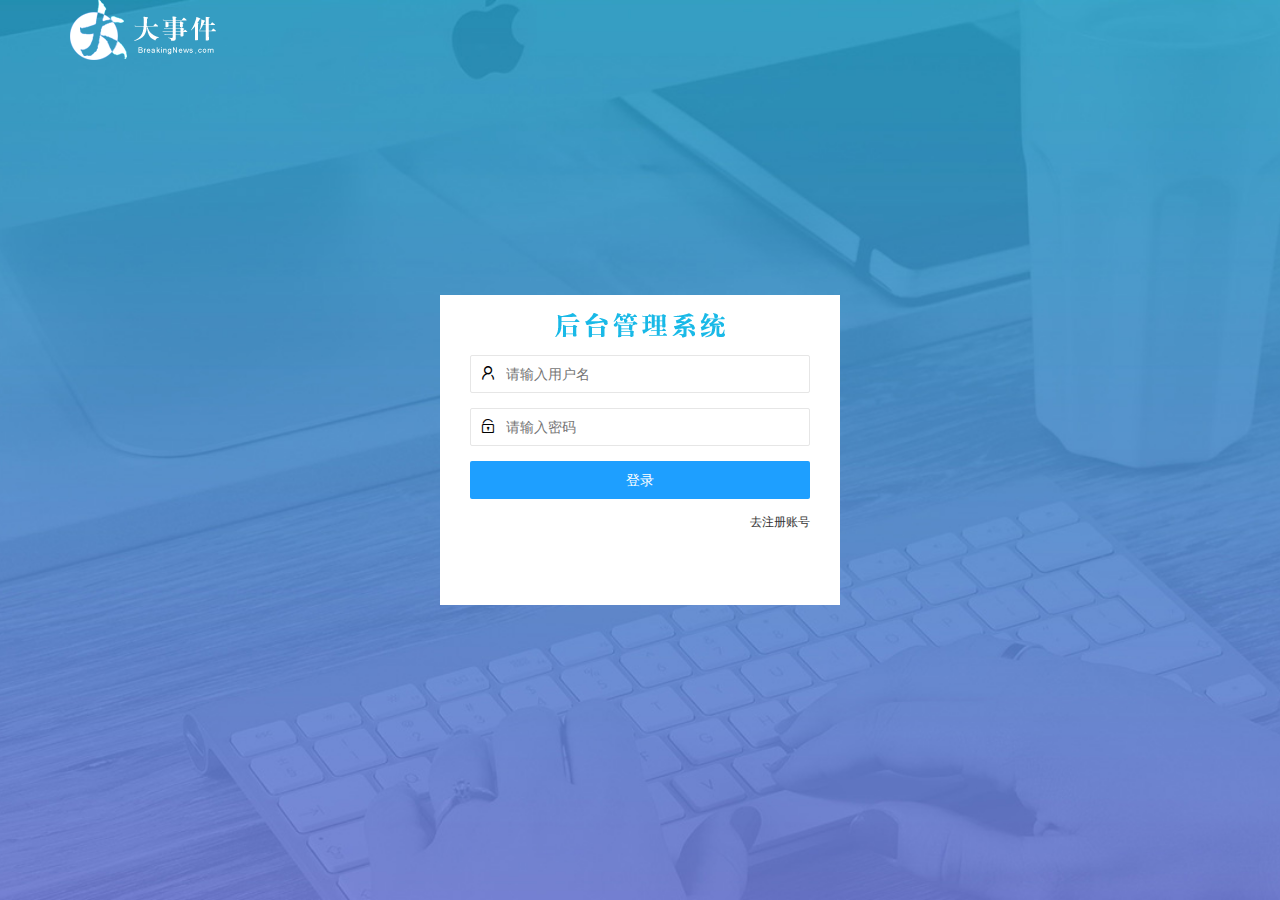
<file: login.html>
<!DOCTYPE html>
<html lang="en">

<head>
    <meta charset="UTF-8">
    <meta http-equiv="X-UA-Compatible" content="IE=edge">
    <meta name="viewport" content="width=device-width, initial-scale=1.0">
    <title>大事件-登录/注册</title>
    <!-- 导入LayUI的样式 -->
    <link rel="stylesheet" href="/assets/lib/layui/css/layui.css" />
    <!-- 导入自己的样式 -->
    <link rel="stylesheet" href="/assets/css/login.css" />
</head>

<body>
    <!-- 头部的logo区 -->
    <div class="layui-main">
        <img src="/assets/images/logo.png" alt="" />
    </div>
    <!-- 登录注册区 -->
    <div class="loginAndRegBox">
        <div class="title-box"></div>
        <!-- 登录的div -->
        <div class="login-box">
            <!-- 登陆的表单 -->
            <form class="layui-form" id="form_login">
                <!-- 用户名 -->
                <div class="layui-form-item">
                    <!-- 这个是去layuiweb里面粘贴图标的代码 -->
                    <i class="layui-icon layui-icon-username"></i>
                    <input type="text" name="username" required lay-verify="required" placeholder="请输入用户名" autocomplete="off" class="layui-input" />
                </div>
                <!-- 密码 -->
                <div class="layui-form-item">
                    <!-- 这个是去layuiweb里面粘贴图标的代码 -->
                    <i class="layui-icon layui-icon-password"></i>
                    <input type="password" name="password" required lay-verify="required|pwd" placeholder="请输入密码" autocomplete="off" class="layui-input" />
                </div>
                <!-- 按钮 -->
                <div class="layui-form-item">
                    <!-- 这些都是从layuiweb里面截取的 -->
                    <!-- 注意：表单提交按钮和普通按钮的区别，就是lay-submit属性 -->
                    <button class="layui-btn layui-btn-fluid layui-btn-normal" lay-submit>登录</button>
                </div>
                <div class="layui-form-item links">
                    <!-- 这里使用id选择器是因为要写js代码了，因为要实现两个盒子的相互切换 -->
                    <a href="javaScript:;" id="link_reg">去注册账号</a>
                </div>
            </form>
        </div>
        <!-- 注册的div -->
        <div class="reg-box">
            <!-- 注册的表单 -->
            <form class="layui-form" id="form_reg">
                <!-- 用户名 -->
                <div class="layui-form-item">
                    <!-- 这个是去layuiweb里面粘贴图标的代码 -->
                    <i class="layui-icon layui-icon-username"></i>
                    <input type="text" name="username" required lay-verify="required" placeholder="请输入用户名" autocomplete="off" class="layui-input" />
                </div>
                <!-- 密码 -->
                <div class="layui-form-item">
                    <!-- 这个是去layuiweb里面粘贴图标的代码 -->
                    <i class="layui-icon layui-icon-password"></i>
                    <input type="password" name="password" required lay-verify="required|pwd" placeholder="请输入密码" autocomplete="off" class="layui-input" />
                </div>
                <!-- 密码确认 -->
                <div class="layui-form-item">
                    <!-- 这个是去layuiweb里面粘贴图标的代码 -->
                    <i class="layui-icon layui-icon-password"></i>
                    <input type="password" name="repassword" required lay-verify="required|pwd|repwd" placeholder="再次确认密码" autocomplete="off" class="layui-input" />
                </div>
                <!-- 按钮 -->
                <div class="layui-form-item">
                    <!-- 这些都是从layuiweb里面截取的 -->
                    <!-- 注意：表单提交按钮和普通按钮的区别，就是lay-submit属性 -->
                    <button class="layui-btn layui-btn-fluid layui-btn-normal" lay-submit>注册</button>
                </div>
                <div class="layui-form-item links">
                    <!-- 这里使用id选择器是因为要写js代码了，因为要实现两个盒子的相互切换 -->
                    <a href="javaScript:;" id="link_login">去登陆</a>
                </div>
            </form>

        </div>
    </div>
    <!-- 导入Layui的js文件 -->
    <script src="/assets/lib/layui/layui.all.js"></script>
    <!-- 导入JQuery -->
    <script src="/assets/lib/jquery.js"></script>
    <!-- 导入自己定义的baseAPI.js,要放在JQ之后，自己的JS脚本之前 -->
    <script src="/assets/js/baseAPI.js"></script>
    <!-- 导入自己的JS脚本 -->
    <script src="/assets/js/login.js"></script>
</body>

</html>
</file>
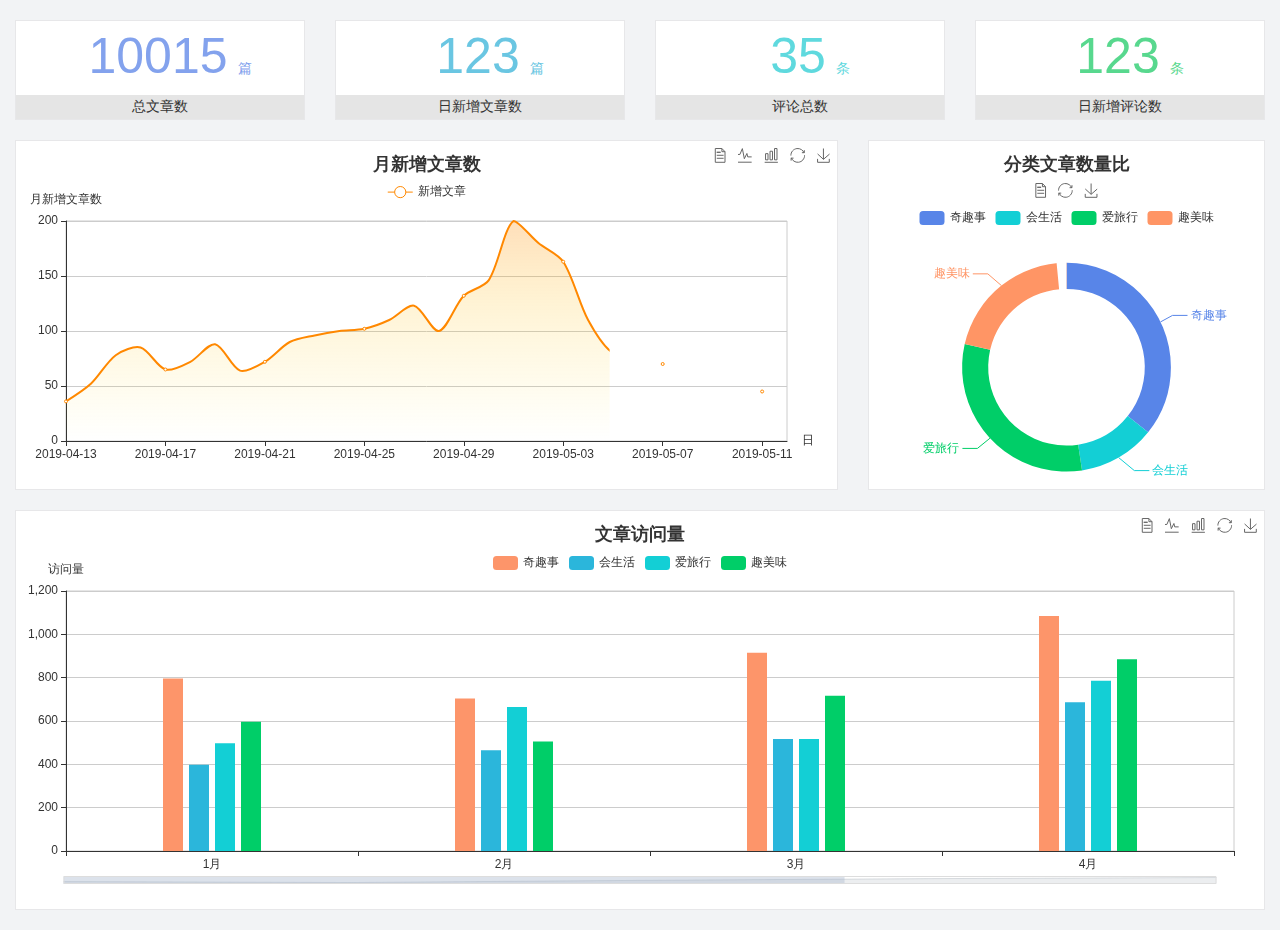
<file: home/dashboard.html>
<!DOCTYPE html>
<html lang="en">

<head>
  <meta charset="UTF-8">
  <meta name="viewport" content="width=device-width, initial-scale=1.0">
  <meta http-equiv="X-UA-Compatible" content="ie=edge">
  <title>图表统计</title>
  <link rel="stylesheet" href="../../assets/lib/bootstrap.css" />
  <link rel="stylesheet" href="../../assets/lib/main.css" />
  <script src="../../assets/lib/jquery.js"></script>
  <script type="text/javascript" src="../../assets/lib/echarts.min.js"></script>
</head>

<body>
  <div class="container-fluid">
    <div class="row spannel_list">
      <div class="col-sm-3 col-xs-6">
        <div class="spannel">
          <em>10015</em><span>篇</span>
          <b>总文章数</b>
        </div>
      </div>
      <div class="col-sm-3 col-xs-6">
        <div class="spannel scolor01">
          <em>123</em><span>篇</span>
          <b>日新增文章数</b>
        </div>
      </div>
      <div class="col-sm-3 col-xs-6">
        <div class="spannel scolor02">
          <em>35</em><span>条</span>
          <b>评论总数</b>
        </div>
      </div>
      <div class="col-sm-3 col-xs-6">
        <div class="spannel scolor03">
          <em>123</em><span>条</span>
          <b>日新增评论数</b>
        </div>
      </div>
    </div>
  </div>

  <div class="container-fluid">
    <div class="row curve-pie">
      <div class="col-lg-8 col-md-8">
        <div class="gragh_pannel" id="curve_show"></div>
      </div>
      <div class="col-lg-4 col-md-4">
        <div class="gragh_pannel" id="pie_show"></div>
      </div>
    </div>
  </div>

  <div class="container-fluid">
    <div class="column_pannel" id="column_show"></div>
  </div>

  <script>
    var oChart = echarts.init(document.getElementById('curve_show'));
    var aList_all = [
      { 'count': 36, 'date': '2019-04-13' },
      { 'count': 52, 'date': '2019-04-14' },
      { 'count': 78, 'date': '2019-04-15' },
      { 'count': 85, 'date': '2019-04-16' },
      { 'count': 65, 'date': '2019-04-17' },
      { 'count': 72, 'date': '2019-04-18' },
      { 'count': 88, 'date': '2019-04-19' },
      { 'count': 64, 'date': '2019-04-20' },
      { 'count': 72, 'date': '2019-04-21' },
      { 'count': 90, 'date': '2019-04-22' },
      { 'count': 96, 'date': '2019-04-23' },
      { 'count': 100, 'date': '2019-04-24' },
      { 'count': 102, 'date': '2019-04-25' },
      { 'count': 110, 'date': '2019-04-26' },
      { 'count': 123, 'date': '2019-04-27' },
      { 'count': 100, 'date': '2019-04-28' },
      { 'count': 132, 'date': '2019-04-29' },
      { 'count': 146, 'date': '2019-04-30' },
      { 'count': 200, 'date': '2019-05-01' },
      { 'count': 180, 'date': '2019-05-02' },
      { 'count': 163, 'date': '2019-05-03' },
      { 'count': 110, 'date': '2019-05-04' },
      { 'count': 80, 'date': '2019-05-05' },
      { 'count': 82, 'date': '2019-05-06' },
      { 'count': 70, 'date': '2019-05-07' },
      { 'count': 65, 'date': '2019-05-08' },
      { 'count': 54, 'date': '2019-05-09' },
      { 'count': 40, 'date': '2019-05-10' },
      { 'count': 45, 'date': '2019-05-11' },
      { 'count': 38, 'date': '2019-05-12' },
    ];

    let aCount = [];
    let aDate = [];

    for (var i = 0; i < aList_all.length; i++) {
      aCount.push(aList_all[i].count);
      aDate.push(aList_all[i].date);
    }

    var chartopt = {
      title: {
        text: '月新增文章数',
        left: 'center',
        top: '10'
      },
      tooltip: {
        trigger: 'axis'
      },
      legend: {
        data: ['新增文章'],
        top: '40'
      },
      toolbox: {
        show: true,
        feature: {
          mark: { show: true },
          dataView: { show: true, readOnly: false },
          magicType: { show: true, type: ['line', 'bar'] },
          restore: { show: true },
          saveAsImage: { show: true }
        }
      },
      calculable: true,
      xAxis: [
        {
          name: '日',
          type: 'category',
          boundaryGap: false,
          data: aDate
        }
      ],
      yAxis: [
        {
          name: '月新增文章数',
          type: 'value'
        }
      ],
      series: [
        {
          name: '新增文章',
          type: 'line',
          smooth: true,
          itemStyle: { normal: { areaStyle: { type: 'default' }, color: '#f80' }, lineStyle: { color: '#f80' } },
          data: aCount
        }],
      areaStyle: {
        normal: {
          color: new echarts.graphic.LinearGradient(0, 0, 0, 1, [{
            offset: 0,
            color: 'rgba(255,136,0,0.39)'
          }, {
            offset: .34,
            color: 'rgba(255,180,0,0.25)'
          }, {
            offset: 1,
            color: 'rgba(255,222,0,0.00)'
          }])

        }
      },
      grid: {
        show: true,
        x: 50,
        x2: 50,
        y: 80,
        height: 220
      }
    };

    oChart.setOption(chartopt);


    var oPie = echarts.init(document.getElementById('pie_show'));
    var oPieopt =
    {
      title: {
        top: 10,
        text: '分类文章数量比',
        x: 'center'
      },
      tooltip: {
        trigger: 'item',
        formatter: "{a} <br/>{b} : {c} ({d}%)"
      },
      color: ['#5885e8', '#13cfd5', '#00ce68', '#ff9565'],
      legend: {
        x: 'center',
        top: 65,
        data: ['奇趣事', '会生活', '爱旅行', '趣美味']
      },
      toolbox: {
        show: true,
        x: 'center',
        top: 35,
        feature: {
          mark: { show: true },
          dataView: { show: true, readOnly: false },
          magicType: {
            show: true,
            type: ['pie', 'funnel'],
            option: {
              funnel: {
                x: '25%',
                width: '50%',
                funnelAlign: 'left',
                max: 1548
              }
            }
          },
          restore: { show: true },
          saveAsImage: { show: true }
        }
      },
      calculable: true,
      series: [
        {
          name: '访问来源',
          type: 'pie',
          radius: ['45%', '60%'],
          center: ['50%', '65%'],
          data: [
            { value: 300, name: '奇趣事' },
            { value: 100, name: '会生活' },
            { value: 260, name: '爱旅行' },
            { value: 180, name: '趣美味' }
          ]
        }
      ]
    };
    oPie.setOption(oPieopt);



    var oColumn = this.echarts.init(document.getElementById('column_show'));
    var oColumnopt =
    {
      title: {
        text: '文章访问量',
        left: 'center',
        top: '10'
      },
      tooltip: {
        trigger: 'axis'
      },
      legend: {
        data: ['奇趣事', '会生活', '爱旅行', '趣美味'],
        top: '40'
      },
      toolbox: {
        show: true,
        feature: {
          mark: { show: true },
          dataView: { show: true, readOnly: false },
          magicType: { show: true, type: ['line', 'bar'] },
          restore: { show: true },
          saveAsImage: { show: true }
        }
      },
      calculable: true,
      xAxis: [
        {
          type: 'category',
          data: ['1月', '2月', '3月', '4月', '5月']
        }
      ],
      yAxis: [
        {
          name: '访问量',
          type: 'value'
        }
      ],
      series: [
        {
          name: '奇趣事',
          type: 'bar',
          barWidth: 20,
          itemStyle: {
            normal: { areaStyle: { type: 'default' }, color: '#fd956a' }
          },
          data: [800, 708, 920, 1090, 1200]
        },
        {
          name: '会生活',
          type: 'bar',
          barWidth: 20,
          itemStyle: {
            normal: { areaStyle: { type: 'default' }, color: '#2bb6db' }
          },
          data: [400, 468, 520, 690, 800]
        },
        {
          name: '爱旅行',
          type: 'bar',
          barWidth: 20,
          itemStyle: {
            normal: { areaStyle: { type: 'default' }, color: '#13cfd5' }
          },
          data: [500, 668, 520, 790, 900]
        },
        {
          name: '趣美味',
          type: 'bar',
          barWidth: 20,
          itemStyle: {
            normal: { areaStyle: { type: 'default' }, color: '#00ce68' }
          },
          data: [600, 508, 720, 890, 1000]
        }
      ],
      grid: {
        show: true,
        x: 50,
        x2: 30,
        y: 80,
        height: 260
      },
      dataZoom: [//给x轴设置滚动条
        {
          start: 0,//默认为0
          end: 100 - 1000 / 31,//默认为100
          type: 'slider',
          show: true,
          xAxisIndex: [0],
          handleSize: 0,//滑动条的 左右2个滑动条的大小
          height: 8,//组件高度
          left: 45, //左边的距离
          right: 50,//右边的距离
          bottom: 26,//右边的距离
          handleColor: '#ddd',//h滑动图标的颜色
          handleStyle: {
            borderColor: "#cacaca",
            borderWidth: "1",
            shadowBlur: 2,
            background: "#ddd",
            shadowColor: "#ddd",
          }
        }]
    };
    oColumn.setOption(oColumnopt);
  </script>
</body>

</html>
</file>
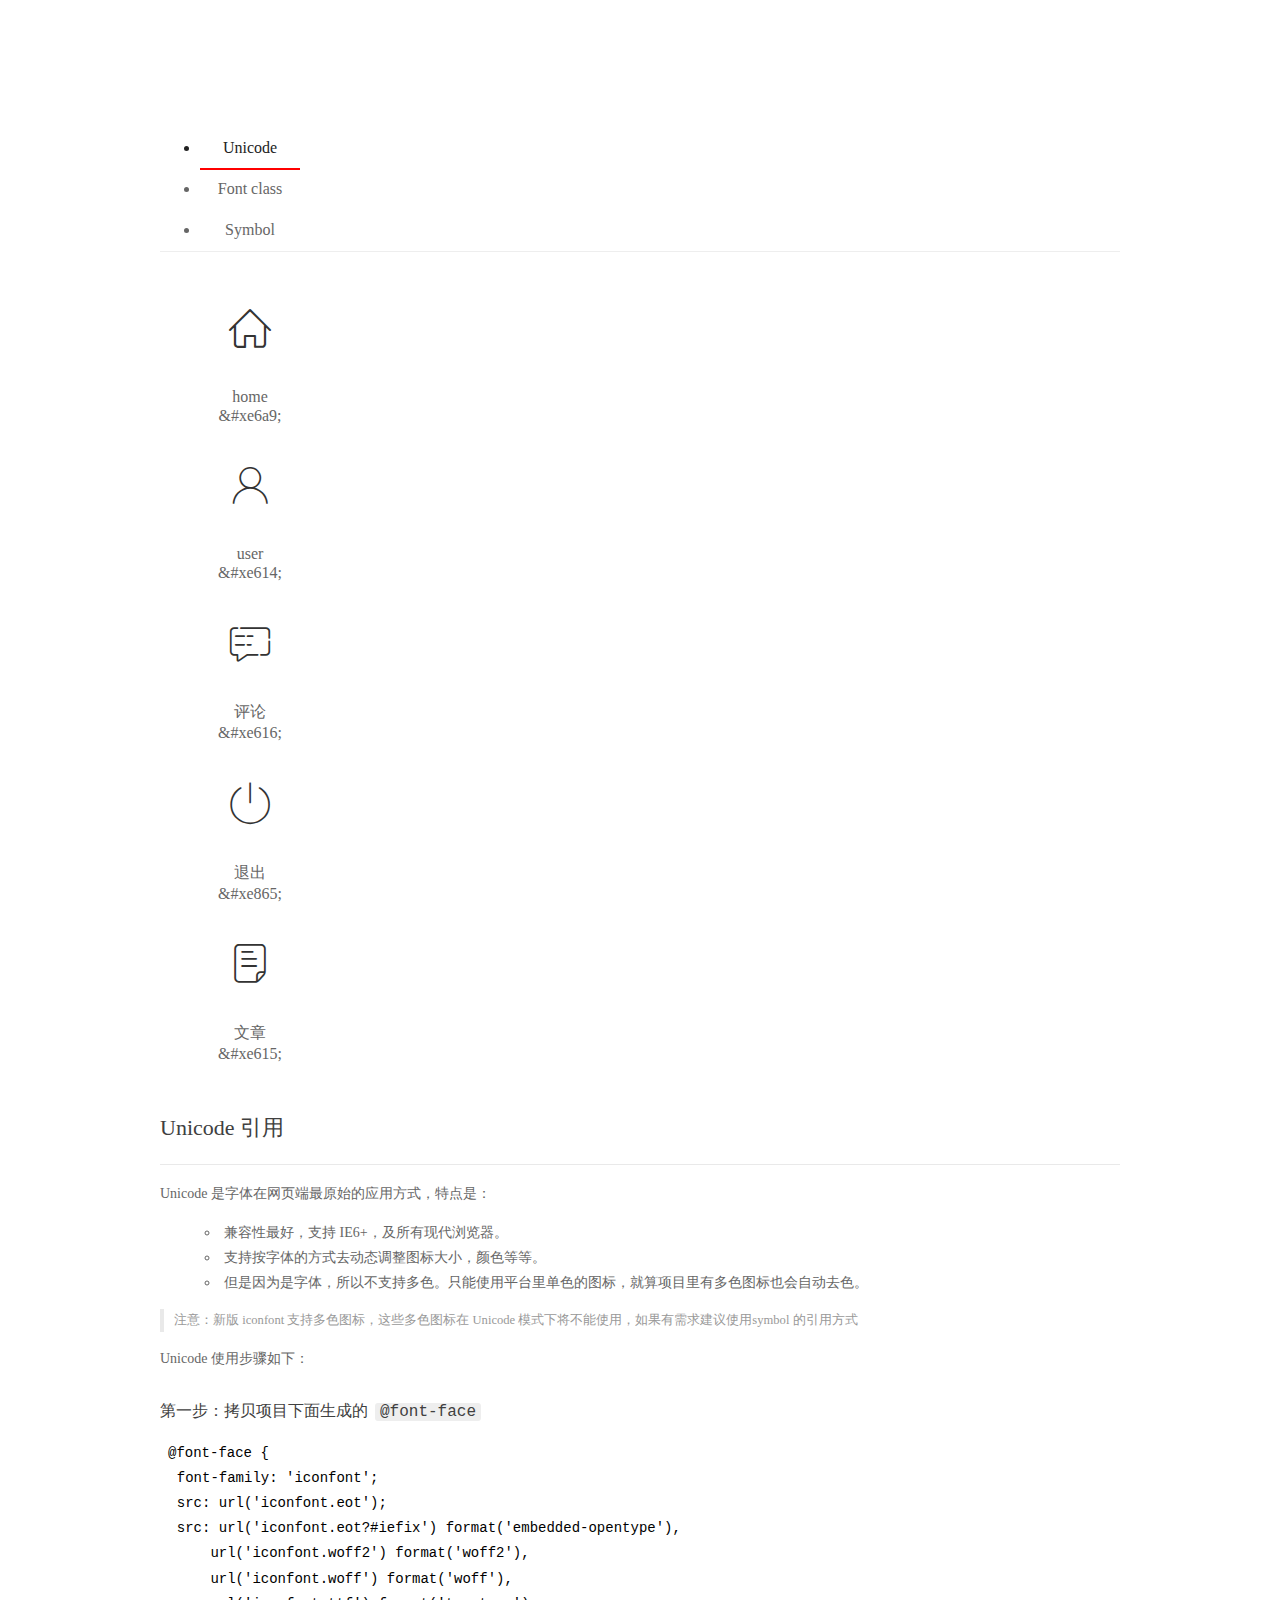
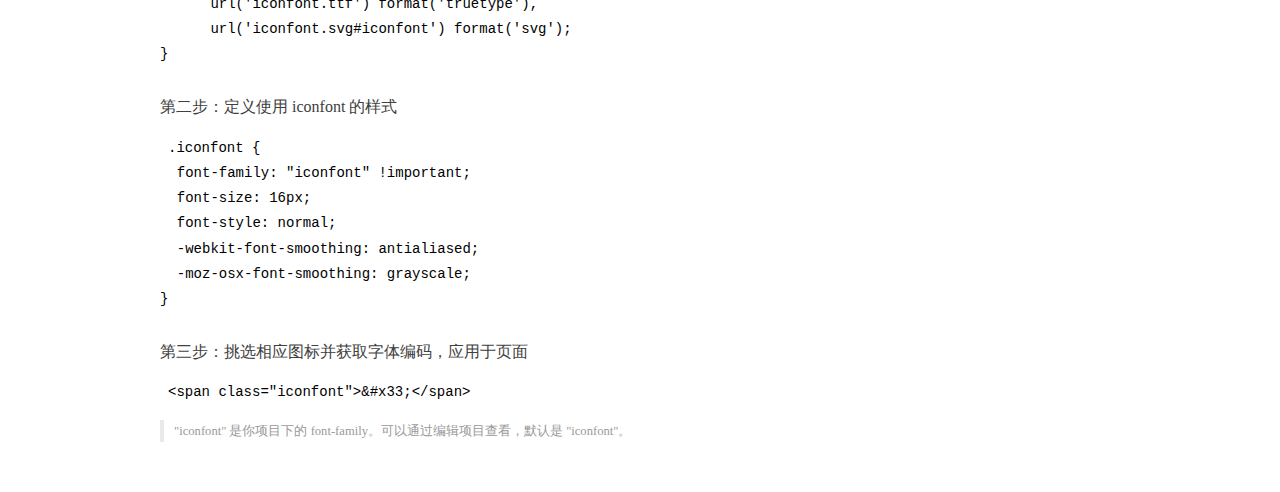
<file: assets/fonts/demo_index.html>
<!DOCTYPE html>
<html>
<head>
  <meta charset="utf-8"/>
  <title>IconFont Demo</title>
  <link rel="shortcut icon" href="https://gtms04.alicdn.com/tps/i4/TB1_oz6GVXXXXaFXpXXJDFnIXXX-64-64.ico" type="image/x-icon"/>
  <link rel="stylesheet" href="https://g.alicdn.com/thx/cube/1.3.2/cube.min.css">
  <link rel="stylesheet" href="demo.css">
  <link rel="stylesheet" href="iconfont.css">
  <script src="iconfont.js"></script>
  <!-- jQuery -->
  <script src="https://a1.alicdn.com/oss/uploads/2018/12/26/7bfddb60-08e8-11e9-9b04-53e73bb6408b.js"></script>
  <!-- 代码高亮 -->
  <script src="https://a1.alicdn.com/oss/uploads/2018/12/26/a3f714d0-08e6-11e9-8a15-ebf944d7534c.js"></script>
</head>
<body>
  <div class="main">
    <h1 class="logo"><a href="https://www.iconfont.cn/" title="iconfont 首页" target="_blank">&#xe86b;</a></h1>
    <div class="nav-tabs">
      <ul id="tabs" class="dib-box">
        <li class="dib active"><span>Unicode</span></li>
        <li class="dib"><span>Font class</span></li>
        <li class="dib"><span>Symbol</span></li>
      </ul>
      
    </div>
    <div class="tab-container">
      <div class="content unicode" style="display: block;">
          <ul class="icon_lists dib-box">
          
            <li class="dib">
              <span class="icon iconfont">&#xe6a9;</span>
                <div class="name">home</div>
                <div class="code-name">&amp;#xe6a9;</div>
              </li>
          
            <li class="dib">
              <span class="icon iconfont">&#xe614;</span>
                <div class="name">user</div>
                <div class="code-name">&amp;#xe614;</div>
              </li>
          
            <li class="dib">
              <span class="icon iconfont">&#xe616;</span>
                <div class="name">评论</div>
                <div class="code-name">&amp;#xe616;</div>
              </li>
          
            <li class="dib">
              <span class="icon iconfont">&#xe865;</span>
                <div class="name">退出</div>
                <div class="code-name">&amp;#xe865;</div>
              </li>
          
            <li class="dib">
              <span class="icon iconfont">&#xe615;</span>
                <div class="name">文章</div>
                <div class="code-name">&amp;#xe615;</div>
              </li>
          
          </ul>
          <div class="article markdown">
          <h2 id="unicode-">Unicode 引用</h2>
          <hr>

          <p>Unicode 是字体在网页端最原始的应用方式，特点是：</p>
          <ul>
            <li>兼容性最好，支持 IE6+，及所有现代浏览器。</li>
            <li>支持按字体的方式去动态调整图标大小，颜色等等。</li>
            <li>但是因为是字体，所以不支持多色。只能使用平台里单色的图标，就算项目里有多色图标也会自动去色。</li>
          </ul>
          <blockquote>
            <p>注意：新版 iconfont 支持多色图标，这些多色图标在 Unicode 模式下将不能使用，如果有需求建议使用symbol 的引用方式</p>
          </blockquote>
          <p>Unicode 使用步骤如下：</p>
          <h3 id="-font-face">第一步：拷贝项目下面生成的 <code>@font-face</code></h3>
<pre><code class="language-css"
>@font-face {
  font-family: 'iconfont';
  src: url('iconfont.eot');
  src: url('iconfont.eot?#iefix') format('embedded-opentype'),
      url('iconfont.woff2') format('woff2'),
      url('iconfont.woff') format('woff'),
      url('iconfont.ttf') format('truetype'),
      url('iconfont.svg#iconfont') format('svg');
}
</code></pre>
          <h3 id="-iconfont-">第二步：定义使用 iconfont 的样式</h3>
<pre><code class="language-css"
>.iconfont {
  font-family: "iconfont" !important;
  font-size: 16px;
  font-style: normal;
  -webkit-font-smoothing: antialiased;
  -moz-osx-font-smoothing: grayscale;
}
</code></pre>
          <h3 id="-">第三步：挑选相应图标并获取字体编码，应用于页面</h3>
<pre>
<code class="language-html"
>&lt;span class="iconfont"&gt;&amp;#x33;&lt;/span&gt;
</code></pre>
          <blockquote>
            <p>"iconfont" 是你项目下的 font-family。可以通过编辑项目查看，默认是 "iconfont"。</p>
          </blockquote>
          </div>
      </div>
      <div class="content font-class">
        <ul class="icon_lists dib-box">
          
          <li class="dib">
            <span class="icon iconfont icon-home"></span>
            <div class="name">
              home
            </div>
            <div class="code-name">.icon-home
            </div>
          </li>
          
          <li class="dib">
            <span class="icon iconfont icon-user"></span>
            <div class="name">
              user
            </div>
            <div class="code-name">.icon-user
            </div>
          </li>
          
          <li class="dib">
            <span class="icon iconfont icon-pinglun"></span>
            <div class="name">
              评论
            </div>
            <div class="code-name">.icon-pinglun
            </div>
          </li>
          
          <li class="dib">
            <span class="icon iconfont icon-tuichu"></span>
            <div class="name">
              退出
            </div>
            <div class="code-name">.icon-tuichu
            </div>
          </li>
          
          <li class="dib">
            <span class="icon iconfont icon-16"></span>
            <div class="name">
              文章
            </div>
            <div class="code-name">.icon-16
            </div>
          </li>
          
        </ul>
        <div class="article markdown">
        <h2 id="font-class-">font-class 引用</h2>
        <hr>

        <p>font-class 是 Unicode 使用方式的一种变种，主要是解决 Unicode 书写不直观，语意不明确的问题。</p>
        <p>与 Unicode 使用方式相比，具有如下特点：</p>
        <ul>
          <li>兼容性良好，支持 IE8+，及所有现代浏览器。</li>
          <li>相比于 Unicode 语意明确，书写更直观。可以很容易分辨这个 icon 是什么。</li>
          <li>因为使用 class 来定义图标，所以当要替换图标时，只需要修改 class 里面的 Unicode 引用。</li>
          <li>不过因为本质上还是使用的字体，所以多色图标还是不支持的。</li>
        </ul>
        <p>使用步骤如下：</p>
        <h3 id="-fontclass-">第一步：引入项目下面生成的 fontclass 代码：</h3>
<pre><code class="language-html">&lt;link rel="stylesheet" href="./iconfont.css"&gt;
</code></pre>
        <h3 id="-">第二步：挑选相应图标并获取类名，应用于页面：</h3>
<pre><code class="language-html">&lt;span class="iconfont icon-xxx"&gt;&lt;/span&gt;
</code></pre>
        <blockquote>
          <p>"
            iconfont" 是你项目下的 font-family。可以通过编辑项目查看，默认是 "iconfont"。</p>
        </blockquote>
      </div>
      </div>
      <div class="content symbol">
          <ul class="icon_lists dib-box">
          
            <li class="dib">
                <svg class="icon svg-icon" aria-hidden="true">
                  <use xlink:href="#icon-home"></use>
                </svg>
                <div class="name">home</div>
                <div class="code-name">#icon-home</div>
            </li>
          
            <li class="dib">
                <svg class="icon svg-icon" aria-hidden="true">
                  <use xlink:href="#icon-user"></use>
                </svg>
                <div class="name">user</div>
                <div class="code-name">#icon-user</div>
            </li>
          
            <li class="dib">
                <svg class="icon svg-icon" aria-hidden="true">
                  <use xlink:href="#icon-pinglun"></use>
                </svg>
                <div class="name">评论</div>
                <div class="code-name">#icon-pinglun</div>
            </li>
          
            <li class="dib">
                <svg class="icon svg-icon" aria-hidden="true">
                  <use xlink:href="#icon-tuichu"></use>
                </svg>
                <div class="name">退出</div>
                <div class="code-name">#icon-tuichu</div>
            </li>
          
            <li class="dib">
                <svg class="icon svg-icon" aria-hidden="true">
                  <use xlink:href="#icon-16"></use>
                </svg>
                <div class="name">文章</div>
                <div class="code-name">#icon-16</div>
            </li>
          
          </ul>
          <div class="article markdown">
          <h2 id="symbol-">Symbol 引用</h2>
          <hr>

          <p>这是一种全新的使用方式，应该说这才是未来的主流，也是平台目前推荐的用法。相关介绍可以参考这篇<a href="">文章</a>
            这种用法其实是做了一个 SVG 的集合，与另外两种相比具有如下特点：</p>
          <ul>
            <li>支持多色图标了，不再受单色限制。</li>
            <li>通过一些技巧，支持像字体那样，通过 <code>font-size</code>, <code>color</code> 来调整样式。</li>
            <li>兼容性较差，支持 IE9+，及现代浏览器。</li>
            <li>浏览器渲染 SVG 的性能一般，还不如 png。</li>
          </ul>
          <p>使用步骤如下：</p>
          <h3 id="-symbol-">第一步：引入项目下面生成的 symbol 代码：</h3>
<pre><code class="language-html">&lt;script src="./iconfont.js"&gt;&lt;/script&gt;
</code></pre>
          <h3 id="-css-">第二步：加入通用 CSS 代码（引入一次就行）：</h3>
<pre><code class="language-html">&lt;style&gt;
.icon {
  width: 1em;
  height: 1em;
  vertical-align: -0.15em;
  fill: currentColor;
  overflow: hidden;
}
&lt;/style&gt;
</code></pre>
          <h3 id="-">第三步：挑选相应图标并获取类名，应用于页面：</h3>
<pre><code class="language-html">&lt;svg class="icon" aria-hidden="true"&gt;
  &lt;use xlink:href="#icon-xxx"&gt;&lt;/use&gt;
&lt;/svg&gt;
</code></pre>
          </div>
      </div>

    </div>
  </div>
  <script>
  $(document).ready(function () {
      $('.tab-container .content:first').show()

      $('#tabs li').click(function (e) {
        var tabContent = $('.tab-container .content')
        var index = $(this).index()

        if ($(this).hasClass('active')) {
          return
        } else {
          $('#tabs li').removeClass('active')
          $(this).addClass('active')

          tabContent.hide().eq(index).fadeIn()
        }
      })
    })
  </script>
</body>
</html>
</file>
<file: assets/lib/layui/css/layui.css>
/** layui-v2.5.5 MIT License By https://www.layui.com */

.layui-inline,
img {
    display: inline-block;
    vertical-align: middle
}

h1,
h2,
h3,
h4,
h5,
h6 {
    font-weight: 400
}

.layui-edge,
.layui-header,
.layui-inline,
.layui-main {
    position: relative
}

.layui-body,
.layui-edge,
.layui-elip {
    overflow: hidden
}

.layui-btn,
.layui-edge,
.layui-inline,
img {
    vertical-align: middle
}

.layui-btn,
.layui-disabled,
.layui-icon,
.layui-unselect {
    -moz-user-select: none;
    -webkit-user-select: none;
    -ms-user-select: none
}

.layui-elip,
.layui-form-checkbox span,
.layui-form-pane .layui-form-label {
    text-overflow: ellipsis;
    white-space: nowrap
}

.layui-breadcrumb,
.layui-tree-btnGroup {
    visibility: hidden
}

blockquote,
body,
button,
dd,
div,
dl,
dt,
form,
h1,
h2,
h3,
h4,
h5,
h6,
input,
li,
ol,
p,
pre,
td,
textarea,
th,
ul {
    margin: 0;
    padding: 0;
    -webkit-tap-highlight-color: rgba(0, 0, 0, 0)
}

a:active,
a:hover {
    outline: 0
}

img {
    border: none
}

li {
    list-style: none
}

table {
    border-collapse: collapse;
    border-spacing: 0
}

h4,
h5,
h6 {
    font-size: 100%
}

button,
input,
optgroup,
option,
select,
textarea {
    font-family: inherit;
    font-size: inherit;
    font-style: inherit;
    font-weight: inherit;
    outline: 0
}

pre {
    white-space: pre-wrap;
    white-space: -moz-pre-wrap;
    white-space: -pre-wrap;
    white-space: -o-pre-wrap;
    word-wrap: break-word
}

body {
    line-height: 24px;
    font: 14px Helvetica Neue, Helvetica, PingFang SC, Tahoma, Arial, sans-serif
}

hr {
    height: 1px;
    margin: 10px 0;
    border: 0;
    clear: both
}

a {
    color: #333;
    text-decoration: none
}

a:hover {
    color: #777
}

a cite {
    font-style: normal;
    *cursor: pointer
}

.layui-border-box,
.layui-border-box * {
    box-sizing: border-box
}

.layui-box,
.layui-box * {
    box-sizing: content-box
}

.layui-clear {
    clear: both;
    *zoom: 1
}

.layui-clear:after {
    content: '\20';
    clear: both;
    *zoom: 1;
    display: block;
    height: 0
}

.layui-inline {
    *display: inline;
    *zoom: 1
}

.layui-edge {
    display: inline-block;
    width: 0;
    height: 0;
    border-width: 6px;
    border-style: dashed;
    border-color: transparent
}

.layui-edge-top {
    top: -4px;
    border-bottom-color: #999;
    border-bottom-style: solid
}

.layui-edge-right {
    border-left-color: #999;
    border-left-style: solid
}

.layui-edge-bottom {
    top: 2px;
    border-top-color: #999;
    border-top-style: solid
}

.layui-edge-left {
    border-right-color: #999;
    border-right-style: solid
}

.layui-disabled,
.layui-disabled:hover {
    color: #d2d2d2!important;
    cursor: not-allowed!important
}

.layui-circle {
    border-radius: 100%
}

.layui-show {
    display: block!important
}

.layui-hide {
    display: none!important
}

@font-face {
    font-family: layui-icon;
    src: url(../font/iconfont.eot?v=250);
    src: url(../font/iconfont.eot?v=250#iefix) format('embedded-opentype'), url(../font/iconfont.woff2?v=250) format('woff2'), url(../font/iconfont.woff?v=250) format('woff'), url(../font/iconfont.ttf?v=250) format('truetype'), url(../font/iconfont.svg?v=250#layui-icon) format('svg')
}

.layui-icon {
    font-family: layui-icon!important;
    font-size: 16px;
    font-style: normal;
    -webkit-font-smoothing: antialiased;
    -moz-osx-font-smoothing: grayscale
}

.layui-icon-reply-fill:before {
    content: "\e611"
}

.layui-icon-set-fill:before {
    content: "\e614"
}

.layui-icon-menu-fill:before {
    content: "\e60f"
}

.layui-icon-search:before {
    content: "\e615"
}

.layui-icon-share:before {
    content: "\e641"
}

.layui-icon-set-sm:before {
    content: "\e620"
}

.layui-icon-engine:before {
    content: "\e628"
}

.layui-icon-close:before {
    content: "\1006"
}

.layui-icon-close-fill:before {
    content: "\1007"
}

.layui-icon-chart-screen:before {
    content: "\e629"
}

.layui-icon-star:before {
    content: "\e600"
}

.layui-icon-circle-dot:before {
    content: "\e617"
}

.layui-icon-chat:before {
    content: "\e606"
}

.layui-icon-release:before {
    content: "\e609"
}

.layui-icon-list:before {
    content: "\e60a"
}

.layui-icon-chart:before {
    content: "\e62c"
}

.layui-icon-ok-circle:before {
    content: "\1005"
}

.layui-icon-layim-theme:before {
    content: "\e61b"
}

.layui-icon-table:before {
    content: "\e62d"
}

.layui-icon-right:before {
    content: "\e602"
}

.layui-icon-left:before {
    content: "\e603"
}

.layui-icon-cart-simple:before {
    content: "\e698"
}

.layui-icon-face-cry:before {
    content: "\e69c"
}

.layui-icon-face-smile:before {
    content: "\e6af"
}

.layui-icon-survey:before {
    content: "\e6b2"
}

.layui-icon-tree:before {
    content: "\e62e"
}

.layui-icon-upload-circle:before {
    content: "\e62f"
}

.layui-icon-add-circle:before {
    content: "\e61f"
}

.layui-icon-download-circle:before {
    content: "\e601"
}

.layui-icon-templeate-1:before {
    content: "\e630"
}

.layui-icon-util:before {
    content: "\e631"
}

.layui-icon-face-surprised:before {
    content: "\e664"
}

.layui-icon-edit:before {
    content: "\e642"
}

.layui-icon-speaker:before {
    content: "\e645"
}

.layui-icon-down:before {
    content: "\e61a"
}

.layui-icon-file:before {
    content: "\e621"
}

.layui-icon-layouts:before {
    content: "\e632"
}

.layui-icon-rate-half:before {
    content: "\e6c9"
}

.layui-icon-add-circle-fine:before {
    content: "\e608"
}

.layui-icon-prev-circle:before {
    content: "\e633"
}

.layui-icon-read:before {
    content: "\e705"
}

.layui-icon-404:before {
    content: "\e61c"
}

.layui-icon-carousel:before {
    content: "\e634"
}

.layui-icon-help:before {
    content: "\e607"
}

.layui-icon-code-circle:before {
    content: "\e635"
}

.layui-icon-water:before {
    content: "\e636"
}

.layui-icon-username:before {
    content: "\e66f"
}

.layui-icon-find-fill:before {
    content: "\e670"
}

.layui-icon-about:before {
    content: "\e60b"
}

.layui-icon-location:before {
    content: "\e715"
}

.layui-icon-up:before {
    content: "\e619"
}

.layui-icon-pause:before {
    content: "\e651"
}

.layui-icon-date:before {
    content: "\e637"
}

.layui-icon-layim-uploadfile:before {
    content: "\e61d"
}

.layui-icon-delete:before {
    content: "\e640"
}

.layui-icon-play:before {
    content: "\e652"
}

.layui-icon-top:before {
    content: "\e604"
}

.layui-icon-friends:before {
    content: "\e612"
}

.layui-icon-refresh-3:before {
    content: "\e9aa"
}

.layui-icon-ok:before {
    content: "\e605"
}

.layui-icon-layer:before {
    content: "\e638"
}

.layui-icon-face-smile-fine:before {
    content: "\e60c"
}

.layui-icon-dollar:before {
    content: "\e659"
}

.layui-icon-group:before {
    content: "\e613"
}

.layui-icon-layim-download:before {
    content: "\e61e"
}

.layui-icon-picture-fine:before {
    content: "\e60d"
}

.layui-icon-link:before {
    content: "\e64c"
}

.layui-icon-diamond:before {
    content: "\e735"
}

.layui-icon-log:before {
    content: "\e60e"
}

.layui-icon-rate-solid:before {
    content: "\e67a"
}

.layui-icon-fonts-del:before {
    content: "\e64f"
}

.layui-icon-unlink:before {
    content: "\e64d"
}

.layui-icon-fonts-clear:before {
    content: "\e639"
}

.layui-icon-triangle-r:before {
    content: "\e623"
}

.layui-icon-circle:before {
    content: "\e63f"
}

.layui-icon-radio:before {
    content: "\e643"
}

.layui-icon-align-center:before {
    content: "\e647"
}

.layui-icon-align-right:before {
    content: "\e648"
}

.layui-icon-align-left:before {
    content: "\e649"
}

.layui-icon-loading-1:before {
    content: "\e63e"
}

.layui-icon-return:before {
    content: "\e65c"
}

.layui-icon-fonts-strong:before {
    content: "\e62b"
}

.layui-icon-upload:before {
    content: "\e67c"
}

.layui-icon-dialogue:before {
    content: "\e63a"
}

.layui-icon-video:before {
    content: "\e6ed"
}

.layui-icon-headset:before {
    content: "\e6fc"
}

.layui-icon-cellphone-fine:before {
    content: "\e63b"
}

.layui-icon-add-1:before {
    content: "\e654"
}

.layui-icon-face-smile-b:before {
    content: "\e650"
}

.layui-icon-fonts-html:before {
    content: "\e64b"
}

.layui-icon-form:before {
    content: "\e63c"
}

.layui-icon-cart:before {
    content: "\e657"
}

.layui-icon-camera-fill:before {
    content: "\e65d"
}

.layui-icon-tabs:before {
    content: "\e62a"
}

.layui-icon-fonts-code:before {
    content: "\e64e"
}

.layui-icon-fire:before {
    content: "\e756"
}

.layui-icon-set:before {
    content: "\e716"
}

.layui-icon-fonts-u:before {
    content: "\e646"
}

.layui-icon-triangle-d:before {
    content: "\e625"
}

.layui-icon-tips:before {
    content: "\e702"
}

.layui-icon-picture:before {
    content: "\e64a"
}

.layui-icon-more-vertical:before {
    content: "\e671"
}

.layui-icon-flag:before {
    content: "\e66c"
}

.layui-icon-loading:before {
    content: "\e63d"
}

.layui-icon-fonts-i:before {
    content: "\e644"
}

.layui-icon-refresh-1:before {
    content: "\e666"
}

.layui-icon-rmb:before {
    content: "\e65e"
}

.layui-icon-home:before {
    content: "\e68e"
}

.layui-icon-user:before {
    content: "\e770"
}

.layui-icon-notice:before {
    content: "\e667"
}

.layui-icon-login-weibo:before {
    content: "\e675"
}

.layui-icon-voice:before {
    content: "\e688"
}

.layui-icon-upload-drag:before {
    content: "\e681"
}

.layui-icon-login-qq:before {
    content: "\e676"
}

.layui-icon-snowflake:before {
    content: "\e6b1"
}

.layui-icon-file-b:before {
    content: "\e655"
}

.layui-icon-template:before {
    content: "\e663"
}

.layui-icon-auz:before {
    content: "\e672"
}

.layui-icon-console:before {
    content: "\e665"
}

.layui-icon-app:before {
    content: "\e653"
}

.layui-icon-prev:before {
    content: "\e65a"
}

.layui-icon-website:before {
    content: "\e7ae"
}

.layui-icon-next:before {
    content: "\e65b"
}

.layui-icon-component:before {
    content: "\e857"
}

.layui-icon-more:before {
    content: "\e65f"
}

.layui-icon-login-wechat:before {
    content: "\e677"
}

.layui-icon-shrink-right:before {
    content: "\e668"
}

.layui-icon-spread-left:before {
    content: "\e66b"
}

.layui-icon-camera:before {
    content: "\e660"
}

.layui-icon-note:before {
    content: "\e66e"
}

.layui-icon-refresh:before {
    content: "\e669"
}

.layui-icon-female:before {
    content: "\e661"
}

.layui-icon-male:before {
    content: "\e662"
}

.layui-icon-password:before {
    content: "\e673"
}

.layui-icon-senior:before {
    content: "\e674"
}

.layui-icon-theme:before {
    content: "\e66a"
}

.layui-icon-tread:before {
    content: "\e6c5"
}

.layui-icon-praise:before {
    content: "\e6c6"
}

.layui-icon-star-fill:before {
    content: "\e658"
}

.layui-icon-rate:before {
    content: "\e67b"
}

.layui-icon-template-1:before {
    content: "\e656"
}

.layui-icon-vercode:before {
    content: "\e679"
}

.layui-icon-cellphone:before {
    content: "\e678"
}

.layui-icon-screen-full:before {
    content: "\e622"
}

.layui-icon-screen-restore:before {
    content: "\e758"
}

.layui-icon-cols:before {
    content: "\e610"
}

.layui-icon-export:before {
    content: "\e67d"
}

.layui-icon-print:before {
    content: "\e66d"
}

.layui-icon-slider:before {
    content: "\e714"
}

.layui-icon-addition:before {
    content: "\e624"
}

.layui-icon-subtraction:before {
    content: "\e67e"
}

.layui-icon-service:before {
    content: "\e626"
}

.layui-icon-transfer:before {
    content: "\e691"
}

.layui-main {
    width: 1140px;
    margin: 0 auto
}

.layui-header {
    z-index: 1000;
    height: 60px
}

.layui-header a:hover {
    transition: all .5s;
    -webkit-transition: all .5s
}

.layui-side {
    position: fixed;
    left: 0;
    top: 0;
    bottom: 0;
    z-index: 999;
    width: 200px;
    overflow-x: hidden
}

.layui-side-scroll {
    position: relative;
    width: 220px;
    height: 100%;
    overflow-x: hidden
}

.layui-body {
    position: absolute;
    left: 200px;
    right: 0;
    top: 0;
    bottom: 0;
    z-index: 998;
    width: auto;
    overflow-y: auto;
    box-sizing: border-box
}

.layui-layout-body {
    overflow: hidden
}

.layui-layout-admin .layui-header {
    background-color: #23262E
}

.layui-layout-admin .layui-side {
    top: 60px;
    width: 200px;
    overflow-x: hidden
}

.layui-layout-admin .layui-body {
    position: fixed;
    top: 60px;
    bottom: 44px
}

.layui-layout-admin .layui-main {
    width: auto;
    margin: 0 15px
}

.layui-layout-admin .layui-footer {
    position: fixed;
    left: 200px;
    right: 0;
    bottom: 0;
    height: 44px;
    line-height: 44px;
    padding: 0 15px;
    background-color: #eee
}

.layui-layout-admin .layui-logo {
    position: absolute;
    left: 0;
    top: 0;
    width: 200px;
    height: 100%;
    line-height: 60px;
    text-align: center;
    color: #009688;
    font-size: 16px
}

.layui-layout-admin .layui-header .layui-nav {
    background: 0 0
}

.layui-layout-left {
    position: absolute!important;
    left: 200px;
    top: 0
}

.layui-layout-right {
    position: absolute!important;
    right: 0;
    top: 0
}

.layui-container {
    position: relative;
    margin: 0 auto;
    padding: 0 15px;
    box-sizing: border-box
}

.layui-fluid {
    position: relative;
    margin: 0 auto;
    padding: 0 15px
}

.layui-row:after,
.layui-row:before {
    content: '';
    display: block;
    clear: both
}

.layui-col-lg1,
.layui-col-lg10,
.layui-col-lg11,
.layui-col-lg12,
.layui-col-lg2,
.layui-col-lg3,
.layui-col-lg4,
.layui-col-lg5,
.layui-col-lg6,
.layui-col-lg7,
.layui-col-lg8,
.layui-col-lg9,
.layui-col-md1,
.layui-col-md10,
.layui-col-md11,
.layui-col-md12,
.layui-col-md2,
.layui-col-md3,
.layui-col-md4,
.layui-col-md5,
.layui-col-md6,
.layui-col-md7,
.layui-col-md8,
.layui-col-md9,
.layui-col-sm1,
.layui-col-sm10,
.layui-col-sm11,
.layui-col-sm12,
.layui-col-sm2,
.layui-col-sm3,
.layui-col-sm4,
.layui-col-sm5,
.layui-col-sm6,
.layui-col-sm7,
.layui-col-sm8,
.layui-col-sm9,
.layui-col-xs1,
.layui-col-xs10,
.layui-col-xs11,
.layui-col-xs12,
.layui-col-xs2,
.layui-col-xs3,
.layui-col-xs4,
.layui-col-xs5,
.layui-col-xs6,
.layui-col-xs7,
.layui-col-xs8,
.layui-col-xs9 {
    position: relative;
    display: block;
    box-sizing: border-box
}

.layui-col-xs1,
.layui-col-xs10,
.layui-col-xs11,
.layui-col-xs12,
.layui-col-xs2,
.layui-col-xs3,
.layui-col-xs4,
.layui-col-xs5,
.layui-col-xs6,
.layui-col-xs7,
.layui-col-xs8,
.layui-col-xs9 {
    float: left
}

.layui-col-xs1 {
    width: 8.33333333%
}

.layui-col-xs2 {
    width: 16.66666667%
}

.layui-col-xs3 {
    width: 25%
}

.layui-col-xs4 {
    width: 33.33333333%
}

.layui-col-xs5 {
    width: 41.66666667%
}

.layui-col-xs6 {
    width: 50%
}

.layui-col-xs7 {
    width: 58.33333333%
}

.layui-col-xs8 {
    width: 66.66666667%
}

.layui-col-xs9 {
    width: 75%
}

.layui-col-xs10 {
    width: 83.33333333%
}

.layui-col-xs11 {
    width: 91.66666667%
}

.layui-col-xs12 {
    width: 100%
}

.layui-col-xs-offset1 {
    margin-left: 8.33333333%
}

.layui-col-xs-offset2 {
    margin-left: 16.66666667%
}

.layui-col-xs-offset3 {
    margin-left: 25%
}

.layui-col-xs-offset4 {
    margin-left: 33.33333333%
}

.layui-col-xs-offset5 {
    margin-left: 41.66666667%
}

.layui-col-xs-offset6 {
    margin-left: 50%
}

.layui-col-xs-offset7 {
    margin-left: 58.33333333%
}

.layui-col-xs-offset8 {
    margin-left: 66.66666667%
}

.layui-col-xs-offset9 {
    margin-left: 75%
}

.layui-col-xs-offset10 {
    margin-left: 83.33333333%
}

.layui-col-xs-offset11 {
    margin-left: 91.66666667%
}

.layui-col-xs-offset12 {
    margin-left: 100%
}

@media screen and (max-width:768px) {
    .layui-hide-xs {
        display: none!important
    }
    .layui-show-xs-block {
        display: block!important
    }
    .layui-show-xs-inline {
        display: inline!important
    }
    .layui-show-xs-inline-block {
        display: inline-block!important
    }
}

@media screen and (min-width:768px) {
    .layui-container {
        width: 750px
    }
    .layui-hide-sm {
        display: none!important
    }
    .layui-show-sm-block {
        display: block!important
    }
    .layui-show-sm-inline {
        display: inline!important
    }
    .layui-show-sm-inline-block {
        display: inline-block!important
    }
    .layui-col-sm1,
    .layui-col-sm10,
    .layui-col-sm11,
    .layui-col-sm12,
    .layui-col-sm2,
    .layui-col-sm3,
    .layui-col-sm4,
    .layui-col-sm5,
    .layui-col-sm6,
    .layui-col-sm7,
    .layui-col-sm8,
    .layui-col-sm9 {
        float: left
    }
    .layui-col-sm1 {
        width: 8.33333333%
    }
    .layui-col-sm2 {
        width: 16.66666667%
    }
    .layui-col-sm3 {
        width: 25%
    }
    .layui-col-sm4 {
        width: 33.33333333%
    }
    .layui-col-sm5 {
        width: 41.66666667%
    }
    .layui-col-sm6 {
        width: 50%
    }
    .layui-col-sm7 {
        width: 58.33333333%
    }
    .layui-col-sm8 {
        width: 66.66666667%
    }
    .layui-col-sm9 {
        width: 75%
    }
    .layui-col-sm10 {
        width: 83.33333333%
    }
    .layui-col-sm11 {
        width: 91.66666667%
    }
    .layui-col-sm12 {
        width: 100%
    }
    .layui-col-sm-offset1 {
        margin-left: 8.33333333%
    }
    .layui-col-sm-offset2 {
        margin-left: 16.66666667%
    }
    .layui-col-sm-offset3 {
        margin-left: 25%
    }
    .layui-col-sm-offset4 {
        margin-left: 33.33333333%
    }
    .layui-col-sm-offset5 {
        margin-left: 41.66666667%
    }
    .layui-col-sm-offset6 {
        margin-left: 50%
    }
    .layui-col-sm-offset7 {
        margin-left: 58.33333333%
    }
    .layui-col-sm-offset8 {
        margin-left: 66.66666667%
    }
    .layui-col-sm-offset9 {
        margin-left: 75%
    }
    .layui-col-sm-offset10 {
        margin-left: 83.33333333%
    }
    .layui-col-sm-offset11 {
        margin-left: 91.66666667%
    }
    .layui-col-sm-offset12 {
        margin-left: 100%
    }
}

@media screen and (min-width:992px) {
    .layui-container {
        width: 970px
    }
    .layui-hide-md {
        display: none!important
    }
    .layui-show-md-block {
        display: block!important
    }
    .layui-show-md-inline {
        display: inline!important
    }
    .layui-show-md-inline-block {
        display: inline-block!important
    }
    .layui-col-md1,
    .layui-col-md10,
    .layui-col-md11,
    .layui-col-md12,
    .layui-col-md2,
    .layui-col-md3,
    .layui-col-md4,
    .layui-col-md5,
    .layui-col-md6,
    .layui-col-md7,
    .layui-col-md8,
    .layui-col-md9 {
        float: left
    }
    .layui-col-md1 {
        width: 8.33333333%
    }
    .layui-col-md2 {
        width: 16.66666667%
    }
    .layui-col-md3 {
        width: 25%
    }
    .layui-col-md4 {
        width: 33.33333333%
    }
    .layui-col-md5 {
        width: 41.66666667%
    }
    .layui-col-md6 {
        width: 50%
    }
    .layui-col-md7 {
        width: 58.33333333%
    }
    .layui-col-md8 {
        width: 66.66666667%
    }
    .layui-col-md9 {
        width: 75%
    }
    .layui-col-md10 {
        width: 83.33333333%
    }
    .layui-col-md11 {
        width: 91.66666667%
    }
    .layui-col-md12 {
        width: 100%
    }
    .layui-col-md-offset1 {
        margin-left: 8.33333333%
    }
    .layui-col-md-offset2 {
        margin-left: 16.66666667%
    }
    .layui-col-md-offset3 {
        margin-left: 25%
    }
    .layui-col-md-offset4 {
        margin-left: 33.33333333%
    }
    .layui-col-md-offset5 {
        margin-left: 41.66666667%
    }
    .layui-col-md-offset6 {
        margin-left: 50%
    }
    .layui-col-md-offset7 {
        margin-left: 58.33333333%
    }
    .layui-col-md-offset8 {
        margin-left: 66.66666667%
    }
    .layui-col-md-offset9 {
        margin-left: 75%
    }
    .layui-col-md-offset10 {
        margin-left: 83.33333333%
    }
    .layui-col-md-offset11 {
        margin-left: 91.66666667%
    }
    .layui-col-md-offset12 {
        margin-left: 100%
    }
}

@media screen and (min-width:1200px) {
    .layui-container {
        width: 1170px
    }
    .layui-hide-lg {
        display: none!important
    }
    .layui-show-lg-block {
        display: block!important
    }
    .layui-show-lg-inline {
        display: inline!important
    }
    .layui-show-lg-inline-block {
        display: inline-block!important
    }
    .layui-col-lg1,
    .layui-col-lg10,
    .layui-col-lg11,
    .layui-col-lg12,
    .layui-col-lg2,
    .layui-col-lg3,
    .layui-col-lg4,
    .layui-col-lg5,
    .layui-col-lg6,
    .layui-col-lg7,
    .layui-col-lg8,
    .layui-col-lg9 {
        float: left
    }
    .layui-col-lg1 {
        width: 8.33333333%
    }
    .layui-col-lg2 {
        width: 16.66666667%
    }
    .layui-col-lg3 {
        width: 25%
    }
    .layui-col-lg4 {
        width: 33.33333333%
    }
    .layui-col-lg5 {
        width: 41.66666667%
    }
    .layui-col-lg6 {
        width: 50%
    }
    .layui-col-lg7 {
        width: 58.33333333%
    }
    .layui-col-lg8 {
        width: 66.66666667%
    }
    .layui-col-lg9 {
        width: 75%
    }
    .layui-col-lg10 {
        width: 83.33333333%
    }
    .layui-col-lg11 {
        width: 91.66666667%
    }
    .layui-col-lg12 {
        width: 100%
    }
    .layui-col-lg-offset1 {
        margin-left: 8.33333333%
    }
    .layui-col-lg-offset2 {
        margin-left: 16.66666667%
    }
    .layui-col-lg-offset3 {
        margin-left: 25%
    }
    .layui-col-lg-offset4 {
        margin-left: 33.33333333%
    }
    .layui-col-lg-offset5 {
        margin-left: 41.66666667%
    }
    .layui-col-lg-offset6 {
        margin-left: 50%
    }
    .layui-col-lg-offset7 {
        margin-left: 58.33333333%
    }
    .layui-col-lg-offset8 {
        margin-left: 66.66666667%
    }
    .layui-col-lg-offset9 {
        margin-left: 75%
    }
    .layui-col-lg-offset10 {
        margin-left: 83.33333333%
    }
    .layui-col-lg-offset11 {
        margin-left: 91.66666667%
    }
    .layui-col-lg-offset12 {
        margin-left: 100%
    }
}

.layui-col-space1 {
    margin: -.5px
}

.layui-col-space1>* {
    padding: .5px
}

.layui-col-space3 {
    margin: -1.5px
}

.layui-col-space3>* {
    padding: 1.5px
}

.layui-col-space5 {
    margin: -2.5px
}

.layui-col-space5>* {
    padding: 2.5px
}

.layui-col-space8 {
    margin: -3.5px
}

.layui-col-space8>* {
    padding: 3.5px
}

.layui-col-space10 {
    margin: -5px
}

.layui-col-space10>* {
    padding: 5px
}

.layui-col-space12 {
    margin: -6px
}

.layui-col-space12>* {
    padding: 6px
}

.layui-col-space15 {
    margin: -7.5px
}

.layui-col-space15>* {
    padding: 7.5px
}

.layui-col-space18 {
    margin: -9px
}

.layui-col-space18>* {
    padding: 9px
}

.layui-col-space20 {
    margin: -10px
}

.layui-col-space20>* {
    padding: 10px
}

.layui-col-space22 {
    margin: -11px
}

.layui-col-space22>* {
    padding: 11px
}

.layui-col-space25 {
    margin: -12.5px
}

.layui-col-space25>* {
    padding: 12.5px
}

.layui-col-space30 {
    margin: -15px
}

.layui-col-space30>* {
    padding: 15px
}

.layui-btn,
.layui-input,
.layui-select,
.layui-textarea,
.layui-upload-button {
    outline: 0;
    -webkit-appearance: none;
    transition: all .3s;
    -webkit-transition: all .3s;
    box-sizing: border-box
}

.layui-elem-quote {
    margin-bottom: 10px;
    padding: 15px;
    line-height: 22px;
    border-left: 5px solid #009688;
    border-radius: 0 2px 2px 0;
    background-color: #f2f2f2
}

.layui-quote-nm {
    border-style: solid;
    border-width: 1px 1px 1px 5px;
    background: 0 0
}

.layui-elem-field {
    margin-bottom: 10px;
    padding: 0;
    border-width: 1px;
    border-style: solid
}

.layui-elem-field legend {
    margin-left: 20px;
    padding: 0 10px;
    font-size: 20px;
    font-weight: 300
}

.layui-field-title {
    margin: 10px 0 20px;
    border-width: 1px 0 0
}

.layui-field-box {
    padding: 10px 15px
}

.layui-field-title .layui-field-box {
    padding: 10px 0
}

.layui-progress {
    position: relative;
    height: 6px;
    border-radius: 20px;
    background-color: #e2e2e2
}

.layui-progress-bar {
    position: absolute;
    left: 0;
    top: 0;
    width: 0;
    max-width: 100%;
    height: 6px;
    border-radius: 20px;
    text-align: right;
    background-color: #5FB878;
    transition: all .3s;
    -webkit-transition: all .3s
}

.layui-progress-big,
.layui-progress-big .layui-progress-bar {
    height: 18px;
    line-height: 18px
}

.layui-progress-text {
    position: relative;
    top: -20px;
    line-height: 18px;
    font-size: 12px;
    color: #666
}

.layui-progress-big .layui-progress-text {
    position: static;
    padding: 0 10px;
    color: #fff
}

.layui-collapse {
    border-width: 1px;
    border-style: solid;
    border-radius: 2px
}

.layui-colla-content,
.layui-colla-item {
    border-top-width: 1px;
    border-top-style: solid
}

.layui-colla-item:first-child {
    border-top: none
}

.layui-colla-title {
    position: relative;
    height: 42px;
    line-height: 42px;
    padding: 0 15px 0 35px;
    color: #333;
    background-color: #f2f2f2;
    cursor: pointer;
    font-size: 14px;
    overflow: hidden
}

.layui-colla-content {
    display: none;
    padding: 10px 15px;
    line-height: 22px;
    color: #666
}

.layui-colla-icon {
    position: absolute;
    left: 15px;
    top: 0;
    font-size: 14px
}

.layui-card {
    margin-bottom: 15px;
    border-radius: 2px;
    background-color: #fff;
    box-shadow: 0 1px 2px 0 rgba(0, 0, 0, .05)
}

.layui-card:last-child {
    margin-bottom: 0
}

.layui-card-header {
    position: relative;
    height: 42px;
    line-height: 42px;
    padding: 0 15px;
    border-bottom: 1px solid #f6f6f6;
    color: #333;
    border-radius: 2px 2px 0 0;
    font-size: 14px
}

.layui-bg-black,
.layui-bg-blue,
.layui-bg-cyan,
.layui-bg-green,
.layui-bg-orange,
.layui-bg-red {
    color: #fff!important
}

.layui-card-body {
    position: relative;
    padding: 10px 15px;
    line-height: 24px
}

.layui-card-body[pad15] {
    padding: 15px
}

.layui-card-body[pad20] {
    padding: 20px
}

.layui-card-body .layui-table {
    margin: 5px 0
}

.layui-card .layui-tab {
    margin: 0
}

.layui-panel-window {
    position: relative;
    padding: 15px;
    border-radius: 0;
    border-top: 5px solid #E6E6E6;
    background-color: #fff
}

.layui-auxiliar-moving {
    position: fixed;
    left: 0;
    right: 0;
    top: 0;
    bottom: 0;
    width: 100%;
    height: 100%;
    background: 0 0;
    z-index: 9999999999
}

.layui-form-label,
.layui-form-mid,
.layui-form-select,
.layui-input-block,
.layui-input-inline,
.layui-textarea {
    position: relative
}

.layui-bg-red {
    background-color: #FF5722!important
}

.layui-bg-orange {
    background-color: #FFB800!important
}

.layui-bg-green {
    background-color: #009688!important
}

.layui-bg-cyan {
    background-color: #2F4056!important
}

.layui-bg-blue {
    background-color: #1E9FFF!important
}

.layui-bg-black {
    background-color: #393D49!important
}

.layui-bg-gray {
    background-color: #eee!important;
    color: #666!important
}

.layui-badge-rim,
.layui-colla-content,
.layui-colla-item,
.layui-collapse,
.layui-elem-field,
.layui-form-pane .layui-form-item[pane],
.layui-form-pane .layui-form-label,
.layui-input,
.layui-layedit,
.layui-layedit-tool,
.layui-quote-nm,
.layui-select,
.layui-tab-bar,
.layui-tab-card,
.layui-tab-title,
.layui-tab-title .layui-this:after,
.layui-textarea {
    border-color: #e6e6e6
}

.layui-timeline-item:before,
hr {
    background-color: #e6e6e6
}

.layui-text {
    line-height: 22px;
    font-size: 14px;
    color: #666
}

.layui-text h1,
.layui-text h2,
.layui-text h3 {
    font-weight: 500;
    color: #333
}

.layui-text h1 {
    font-size: 30px
}

.layui-text h2 {
    font-size: 24px
}

.layui-text h3 {
    font-size: 18px
}

.layui-text a:not(.layui-btn) {
    color: #01AAED
}

.layui-text a:not(.layui-btn):hover {
    text-decoration: underline
}

.layui-text ul {
    padding: 5px 0 5px 15px
}

.layui-text ul li {
    margin-top: 5px;
    list-style-type: disc
}

.layui-text em,
.layui-word-aux {
    color: #999!important;
    padding: 0 5px!important
}

.layui-btn {
    display: inline-block;
    height: 38px;
    line-height: 38px;
    padding: 0 18px;
    background-color: #009688;
    color: #fff;
    white-space: nowrap;
    text-align: center;
    font-size: 14px;
    border: none;
    border-radius: 2px;
    cursor: pointer
}

.layui-btn:hover {
    opacity: .8;
    filter: alpha(opacity=80);
    color: #fff
}

.layui-btn:active {
    opacity: 1;
    filter: alpha(opacity=100)
}

.layui-btn+.layui-btn {
    margin-left: 10px
}

.layui-btn-container {
    font-size: 0
}

.layui-btn-container .layui-btn {
    margin-right: 10px;
    margin-bottom: 10px
}

.layui-btn-container .layui-btn+.layui-btn {
    margin-left: 0
}

.layui-table .layui-btn-container .layui-btn {
    margin-bottom: 9px
}

.layui-btn-radius {
    border-radius: 100px
}

.layui-btn .layui-icon {
    margin-right: 3px;
    font-size: 18px;
    vertical-align: bottom;
    vertical-align: middle\9
}

.layui-btn-primary {
    border: 1px solid #C9C9C9;
    background-color: #fff;
    color: #555
}

.layui-btn-primary:hover {
    border-color: #009688;
    color: #333
}

.layui-btn-normal {
    background-color: #1E9FFF
}

.layui-btn-warm {
    background-color: #FFB800
}

.layui-btn-danger {
    background-color: #FF5722
}

.layui-btn-checked {
    background-color: #5FB878
}

.layui-btn-disabled,
.layui-btn-disabled:active,
.layui-btn-disabled:hover {
    border: 1px solid #e6e6e6;
    background-color: #FBFBFB;
    color: #C9C9C9;
    cursor: not-allowed;
    opacity: 1
}

.layui-btn-lg {
    height: 44px;
    line-height: 44px;
    padding: 0 25px;
    font-size: 16px
}

.layui-btn-sm {
    height: 30px;
    line-height: 30px;
    padding: 0 10px;
    font-size: 12px
}

.layui-btn-sm i {
    font-size: 16px!important
}

.layui-btn-xs {
    height: 22px;
    line-height: 22px;
    padding: 0 5px;
    font-size: 12px
}

.layui-btn-xs i {
    font-size: 14px!important
}

.layui-btn-group {
    display: inline-block;
    vertical-align: middle;
    font-size: 0
}

.layui-btn-group .layui-btn {
    margin-left: 0!important;
    margin-right: 0!important;
    border-left: 1px solid rgba(255, 255, 255, .5);
    border-radius: 0
}

.layui-btn-group .layui-btn-primary {
    border-left: none
}

.layui-btn-group .layui-btn-primary:hover {
    border-color: #C9C9C9;
    color: #009688
}

.layui-btn-group .layui-btn:first-child {
    border-left: none;
    border-radius: 2px 0 0 2px
}

.layui-btn-group .layui-btn-primary:first-child {
    border-left: 1px solid #c9c9c9
}

.layui-btn-group .layui-btn:last-child {
    border-radius: 0 2px 2px 0
}

.layui-btn-group .layui-btn+.layui-btn {
    margin-left: 0
}

.layui-btn-group+.layui-btn-group {
    margin-left: 10px
}

.layui-btn-fluid {
    width: 100%
}

.layui-input,
.layui-select,
.layui-textarea {
    height: 38px;
    line-height: 1.3;
    line-height: 38px\9;
    border-width: 1px;
    border-style: solid;
    background-color: #fff;
    border-radius: 2px
}

.layui-input::-webkit-input-placeholder,
.layui-select::-webkit-input-placeholder,
.layui-textarea::-webkit-input-placeholder {
    line-height: 1.3
}

.layui-input,
.layui-textarea {
    display: block;
    width: 100%;
    padding-left: 10px
}

.layui-input:hover,
.layui-textarea:hover {
    border-color: #D2D2D2!important
}

.layui-input:focus,
.layui-textarea:focus {
    border-color: #C9C9C9!important
}

.layui-textarea {
    min-height: 100px;
    height: auto;
    line-height: 20px;
    padding: 6px 10px;
    resize: vertical
}

.layui-select {
    padding: 0 10px
}

.layui-form input[type=checkbox],
.layui-form input[type=radio],
.layui-form select {
    display: none
}

.layui-form [lay-ignore] {
    display: initial
}

.layui-form-item {
    margin-bottom: 15px;
    clear: both;
    *zoom: 1
}

.layui-form-item:after {
    content: '\20';
    clear: both;
    *zoom: 1;
    display: block;
    height: 0
}

.layui-form-label {
    float: left;
    display: block;
    padding: 9px 15px;
    width: 80px;
    font-weight: 400;
    line-height: 20px;
    text-align: right
}

.layui-form-label-col {
    display: block;
    float: none;
    padding: 9px 0;
    line-height: 20px;
    text-align: left
}

.layui-form-item .layui-inline {
    margin-bottom: 5px;
    margin-right: 10px
}

.layui-input-block {
    margin-left: 110px;
    min-height: 36px
}

.layui-input-inline {
    display: inline-block;
    vertical-align: middle
}

.layui-form-item .layui-input-inline {
    float: left;
    width: 190px;
    margin-right: 10px
}

.layui-form-text .layui-input-inline {
    width: auto
}

.layui-form-mid {
    float: left;
    display: block;
    padding: 9px 0!important;
    line-height: 20px;
    margin-right: 10px
}

.layui-form-danger+.layui-form-select .layui-input,
.layui-form-danger:focus {
    border-color: #FF5722!important
}

.layui-form-select .layui-input {
    padding-right: 30px;
    cursor: pointer
}

.layui-form-select .layui-edge {
    position: absolute;
    right: 10px;
    top: 50%;
    margin-top: -3px;
    cursor: pointer;
    border-width: 6px;
    border-top-color: #c2c2c2;
    border-top-style: solid;
    transition: all .3s;
    -webkit-transition: all .3s
}

.layui-form-select dl {
    display: none;
    position: absolute;
    left: 0;
    top: 42px;
    padding: 5px 0;
    z-index: 899;
    min-width: 100%;
    border: 1px solid #d2d2d2;
    max-height: 300px;
    overflow-y: auto;
    background-color: #fff;
    border-radius: 2px;
    box-shadow: 0 2px 4px rgba(0, 0, 0, .12);
    box-sizing: border-box
}

.layui-form-select dl dd,
.layui-form-select dl dt {
    padding: 0 10px;
    line-height: 36px;
    white-space: nowrap;
    overflow: hidden;
    text-overflow: ellipsis
}

.layui-form-select dl dt {
    font-size: 12px;
    color: #999
}

.layui-form-select dl dd {
    cursor: pointer
}

.layui-form-select dl dd:hover {
    background-color: #f2f2f2;
    -webkit-transition: .5s all;
    transition: .5s all
}

.layui-form-select .layui-select-group dd {
    padding-left: 20px
}

.layui-form-select dl dd.layui-select-tips {
    padding-left: 10px!important;
    color: #999
}

.layui-form-select dl dd.layui-this {
    background-color: #5FB878;
    color: #fff
}

.layui-form-checkbox,
.layui-form-select dl dd.layui-disabled {
    background-color: #fff
}

.layui-form-selected dl {
    display: block
}

.layui-form-checkbox,
.layui-form-checkbox *,
.layui-form-switch {
    display: inline-block;
    vertical-align: middle
}

.layui-form-selected .layui-edge {
    margin-top: -9px;
    -webkit-transform: rotate(180deg);
    transform: rotate(180deg);
    margin-top: -3px\9
}

:root .layui-form-selected .layui-edge {
    margin-top: -9px\0/IE9
}

.layui-form-selectup dl {
    top: auto;
    bottom: 42px
}

.layui-select-none {
    margin: 5px 0;
    text-align: center;
    color: #999
}

.layui-select-disabled .layui-disabled {
    border-color: #eee!important
}

.layui-select-disabled .layui-edge {
    border-top-color: #d2d2d2
}

.layui-form-checkbox {
    position: relative;
    height: 30px;
    line-height: 30px;
    margin-right: 10px;
    padding-right: 30px;
    cursor: pointer;
    font-size: 0;
    -webkit-transition: .1s linear;
    transition: .1s linear;
    box-sizing: border-box
}

.layui-form-checkbox span {
    padding: 0 10px;
    height: 100%;
    font-size: 14px;
    border-radius: 2px 0 0 2px;
    background-color: #d2d2d2;
    color: #fff;
    overflow: hidden
}

.layui-form-checkbox:hover span {
    background-color: #c2c2c2
}

.layui-form-checkbox i {
    position: absolute;
    right: 0;
    top: 0;
    width: 30px;
    height: 28px;
    border: 1px solid #d2d2d2;
    border-left: none;
    border-radius: 0 2px 2px 0;
    color: #fff;
    font-size: 20px;
    text-align: center
}

.layui-form-checkbox:hover i {
    border-color: #c2c2c2;
    color: #c2c2c2
}

.layui-form-checked,
.layui-form-checked:hover {
    border-color: #5FB878
}

.layui-form-checked span,
.layui-form-checked:hover span {
    background-color: #5FB878
}

.layui-form-checked i,
.layui-form-checked:hover i {
    color: #5FB878
}

.layui-form-item .layui-form-checkbox {
    margin-top: 4px
}

.layui-form-checkbox[lay-skin=primary] {
    height: auto!important;
    line-height: normal!important;
    min-width: 18px;
    min-height: 18px;
    border: none!important;
    margin-right: 0;
    padding-left: 28px;
    padding-right: 0;
    background: 0 0
}

.layui-form-checkbox[lay-skin=primary] span {
    padding-left: 0;
    padding-right: 15px;
    line-height: 18px;
    background: 0 0;
    color: #666
}

.layui-form-checkbox[lay-skin=primary] i {
    right: auto;
    left: 0;
    width: 16px;
    height: 16px;
    line-height: 16px;
    border: 1px solid #d2d2d2;
    font-size: 12px;
    border-radius: 2px;
    background-color: #fff;
    -webkit-transition: .1s linear;
    transition: .1s linear
}

.layui-form-checkbox[lay-skin=primary]:hover i {
    border-color: #5FB878;
    color: #fff
}

.layui-form-checked[lay-skin=primary] i {
    border-color: #5FB878!important;
    background-color: #5FB878;
    color: #fff
}

.layui-checkbox-disbaled[lay-skin=primary] span {
    background: 0 0!important;
    color: #c2c2c2
}

.layui-checkbox-disbaled[lay-skin=primary]:hover i {
    border-color: #d2d2d2
}

.layui-form-item .layui-form-checkbox[lay-skin=primary] {
    margin-top: 10px
}

.layui-form-switch {
    position: relative;
    height: 22px;
    line-height: 22px;
    min-width: 35px;
    padding: 0 5px;
    margin-top: 8px;
    border: 1px solid #d2d2d2;
    border-radius: 20px;
    cursor: pointer;
    background-color: #fff;
    -webkit-transition: .1s linear;
    transition: .1s linear
}

.layui-form-switch i {
    position: absolute;
    left: 5px;
    top: 3px;
    width: 16px;
    height: 16px;
    border-radius: 20px;
    background-color: #d2d2d2;
    -webkit-transition: .1s linear;
    transition: .1s linear
}

.layui-form-switch em {
    position: relative;
    top: 0;
    width: 25px;
    margin-left: 21px;
    padding: 0!important;
    text-align: center!important;
    color: #999!important;
    font-style: normal!important;
    font-size: 12px
}

.layui-form-onswitch {
    border-color: #5FB878;
    background-color: #5FB878
}

.layui-checkbox-disbaled,
.layui-checkbox-disbaled i {
    border-color: #e2e2e2!important
}

.layui-form-onswitch i {
    left: 100%;
    margin-left: -21px;
    background-color: #fff
}

.layui-form-onswitch em {
    margin-left: 5px;
    margin-right: 21px;
    color: #fff!important
}

.layui-checkbox-disbaled span {
    background-color: #e2e2e2!important
}

.layui-checkbox-disbaled:hover i {
    color: #fff!important
}

[lay-radio] {
    display: none
}

.layui-form-radio,
.layui-form-radio * {
    display: inline-block;
    vertical-align: middle
}

.layui-form-radio {
    line-height: 28px;
    margin: 6px 10px 0 0;
    padding-right: 10px;
    cursor: pointer;
    font-size: 0
}

.layui-form-radio * {
    font-size: 14px
}

.layui-form-radio>i {
    margin-right: 8px;
    font-size: 22px;
    color: #c2c2c2
}

.layui-form-radio>i:hover,
.layui-form-radioed>i {
    color: #5FB878
}

.layui-radio-disbaled>i {
    color: #e2e2e2!important
}

.layui-form-pane .layui-form-label {
    width: 110px;
    padding: 8px 15px;
    height: 38px;
    line-height: 20px;
    border-width: 1px;
    border-style: solid;
    border-radius: 2px 0 0 2px;
    text-align: center;
    background-color: #FBFBFB;
    overflow: hidden;
    box-sizing: border-box
}

.layui-form-pane .layui-input-inline {
    margin-left: -1px
}

.layui-form-pane .layui-input-block {
    margin-left: 110px;
    left: -1px
}

.layui-form-pane .layui-input {
    border-radius: 0 2px 2px 0
}

.layui-form-pane .layui-form-text .layui-form-label {
    float: none;
    width: 100%;
    border-radius: 2px;
    box-sizing: border-box;
    text-align: left
}

.layui-form-pane .layui-form-text .layui-input-inline {
    display: block;
    margin: 0;
    top: -1px;
    clear: both
}

.layui-form-pane .layui-form-text .layui-input-block {
    margin: 0;
    left: 0;
    top: -1px
}

.layui-form-pane .layui-form-text .layui-textarea {
    min-height: 100px;
    border-radius: 0 0 2px 2px
}

.layui-form-pane .layui-form-checkbox {
    margin: 4px 0 4px 10px
}

.layui-form-pane .layui-form-radio,
.layui-form-pane .layui-form-switch {
    margin-top: 6px;
    margin-left: 10px
}

.layui-form-pane .layui-form-item[pane] {
    position: relative;
    border-width: 1px;
    border-style: solid
}

.layui-form-pane .layui-form-item[pane] .layui-form-label {
    position: absolute;
    left: 0;
    top: 0;
    height: 100%;
    border-width: 0 1px 0 0
}

.layui-form-pane .layui-form-item[pane] .layui-input-inline {
    margin-left: 110px
}

@media screen and (max-width:450px) {
    .layui-form-item .layui-form-label {
        text-overflow: ellipsis;
        overflow: hidden;
        white-space: nowrap
    }
    .layui-form-item .layui-inline {
        display: block;
        margin-right: 0;
        margin-bottom: 20px;
        clear: both
    }
    .layui-form-item .layui-inline:after {
        content: '\20';
        clear: both;
        display: block;
        height: 0
    }
    .layui-form-item .layui-input-inline {
        display: block;
        float: none;
        left: -3px;
        width: auto;
        margin: 0 0 10px 112px
    }
    .layui-form-item .layui-input-inline+.layui-form-mid {
        margin-left: 110px;
        top: -5px;
        padding: 0
    }
    .layui-form-item .layui-form-checkbox {
        margin-right: 5px;
        margin-bottom: 5px
    }
}

.layui-layedit {
    border-width: 1px;
    border-style: solid;
    border-radius: 2px
}

.layui-layedit-tool {
    padding: 3px 5px;
    border-bottom-width: 1px;
    border-bottom-style: solid;
    font-size: 0
}

.layedit-tool-fixed {
    position: fixed;
    top: 0;
    border-top: 1px solid #e2e2e2
}

.layui-layedit-tool .layedit-tool-mid,
.layui-layedit-tool .layui-icon {
    display: inline-block;
    vertical-align: middle;
    text-align: center;
    font-size: 14px
}

.layui-layedit-tool .layui-icon {
    position: relative;
    width: 32px;
    height: 30px;
    line-height: 30px;
    margin: 3px 5px;
    color: #777;
    cursor: pointer;
    border-radius: 2px
}

.layui-layedit-tool .layui-icon:hover {
    color: #393D49
}

.layui-layedit-tool .layui-icon:active {
    color: #000
}

.layui-layedit-tool .layedit-tool-active {
    background-color: #e2e2e2;
    color: #000
}

.layui-layedit-tool .layui-disabled,
.layui-layedit-tool .layui-disabled:hover {
    color: #d2d2d2;
    cursor: not-allowed
}

.layui-layedit-tool .layedit-tool-mid {
    width: 1px;
    height: 18px;
    margin: 0 10px;
    background-color: #d2d2d2
}

.layedit-tool-html {
    width: 50px!important;
    font-size: 30px!important
}

.layedit-tool-b,
.layedit-tool-code,
.layedit-tool-help {
    font-size: 16px!important
}

.layedit-tool-d,
.layedit-tool-face,
.layedit-tool-image,
.layedit-tool-unlink {
    font-size: 18px!important
}

.layedit-tool-image input {
    position: absolute;
    font-size: 0;
    left: 0;
    top: 0;
    width: 100%;
    height: 100%;
    opacity: .01;
    filter: Alpha(opacity=1);
    cursor: pointer
}

.layui-layedit-iframe iframe {
    display: block;
    width: 100%
}

#LAY_layedit_code {
    overflow: hidden
}

.layui-laypage {
    display: inline-block;
    *display: inline;
    *zoom: 1;
    vertical-align: middle;
    margin: 10px 0;
    font-size: 0
}

.layui-laypage>a:first-child,
.layui-laypage>a:first-child em {
    border-radius: 2px 0 0 2px
}

.layui-laypage>a:last-child,
.layui-laypage>a:last-child em {
    border-radius: 0 2px 2px 0
}

.layui-laypage>:first-child {
    margin-left: 0!important
}

.layui-laypage>:last-child {
    margin-right: 0!important
}

.layui-laypage a,
.layui-laypage button,
.layui-laypage input,
.layui-laypage select,
.layui-laypage span {
    border: 1px solid #e2e2e2
}

.layui-laypage a,
.layui-laypage span {
    display: inline-block;
    *display: inline;
    *zoom: 1;
    vertical-align: middle;
    padding: 0 15px;
    height: 28px;
    line-height: 28px;
    margin: 0 -1px 5px 0;
    background-color: #fff;
    color: #333;
    font-size: 12px
}

.layui-flow-more a *,
.layui-laypage input,
.layui-table-view select[lay-ignore] {
    display: inline-block
}

.layui-laypage a:hover {
    color: #009688
}

.layui-laypage em {
    font-style: normal
}

.layui-laypage .layui-laypage-spr {
    color: #999;
    font-weight: 700
}

.layui-laypage a {
    text-decoration: none
}

.layui-laypage .layui-laypage-curr {
    position: relative
}

.layui-laypage .layui-laypage-curr em {
    position: relative;
    color: #fff
}

.layui-laypage .layui-laypage-curr .layui-laypage-em {
    position: absolute;
    left: -1px;
    top: -1px;
    padding: 1px;
    width: 100%;
    height: 100%;
    background-color: #009688
}

.layui-laypage-em {
    border-radius: 2px
}

.layui-laypage-next em,
.layui-laypage-prev em {
    font-family: Sim sun;
    font-size: 16px
}

.layui-laypage .layui-laypage-count,
.layui-laypage .layui-laypage-limits,
.layui-laypage .layui-laypage-refresh,
.layui-laypage .layui-laypage-skip {
    margin-left: 10px;
    margin-right: 10px;
    padding: 0;
    border: none
}

.layui-laypage .layui-laypage-limits,
.layui-laypage .layui-laypage-refresh {
    vertical-align: top
}

.layui-laypage .layui-laypage-refresh i {
    font-size: 18px;
    cursor: pointer
}

.layui-laypage select {
    height: 22px;
    padding: 3px;
    border-radius: 2px;
    cursor: pointer
}

.layui-laypage .layui-laypage-skip {
    height: 30px;
    line-height: 30px;
    color: #999
}

.layui-laypage button,
.layui-laypage input {
    height: 30px;
    line-height: 30px;
    border-radius: 2px;
    vertical-align: top;
    background-color: #fff;
    box-sizing: border-box
}

.layui-laypage input {
    width: 40px;
    margin: 0 10px;
    padding: 0 3px;
    text-align: center
}

.layui-laypage input:focus,
.layui-laypage select:focus {
    border-color: #009688!important
}

.layui-laypage button {
    margin-left: 10px;
    padding: 0 10px;
    cursor: pointer
}

.layui-table,
.layui-table-view {
    margin: 10px 0
}

.layui-flow-more {
    margin: 10px 0;
    text-align: center;
    color: #999;
    font-size: 14px
}

.layui-flow-more a {
    height: 32px;
    line-height: 32px
}

.layui-flow-more a * {
    vertical-align: top
}

.layui-flow-more a cite {
    padding: 0 20px;
    border-radius: 3px;
    background-color: #eee;
    color: #333;
    font-style: normal
}

.layui-flow-more a cite:hover {
    opacity: .8
}

.layui-flow-more a i {
    font-size: 30px;
    color: #737383
}

.layui-table {
    width: 100%;
    background-color: #fff;
    color: #666
}

.layui-table tr {
    transition: all .3s;
    -webkit-transition: all .3s
}

.layui-table th {
    text-align: left;
    font-weight: 400
}

.layui-table tbody tr:hover,
.layui-table thead tr,
.layui-table-click,
.layui-table-header,
.layui-table-hover,
.layui-table-mend,
.layui-table-patch,
.layui-table-tool,
.layui-table-total,
.layui-table-total tr,
.layui-table[lay-even] tr:nth-child(even) {
    background-color: #f2f2f2
}

.layui-table td,
.layui-table th,
.layui-table-col-set,
.layui-table-fixed-r,
.layui-table-grid-down,
.layui-table-header,
.layui-table-page,
.layui-table-tips-main,
.layui-table-tool,
.layui-table-total,
.layui-table-view,
.layui-table[lay-skin=line],
.layui-table[lay-skin=row] {
    border-width: 1px;
    border-style: solid;
    border-color: #e6e6e6
}

.layui-table td,
.layui-table th {
    position: relative;
    padding: 9px 15px;
    min-height: 20px;
    line-height: 20px;
    font-size: 14px
}

.layui-table[lay-skin=line] td,
.layui-table[lay-skin=line] th {
    border-width: 0 0 1px
}

.layui-table[lay-skin=row] td,
.layui-table[lay-skin=row] th {
    border-width: 0 1px 0 0
}

.layui-table[lay-skin=nob] td,
.layui-table[lay-skin=nob] th {
    border: none
}

.layui-table img {
    max-width: 100px
}

.layui-table[lay-size=lg] td,
.layui-table[lay-size=lg] th {
    padding: 15px 30px
}

.layui-table-view .layui-table[lay-size=lg] .layui-table-cell {
    height: 40px;
    line-height: 40px
}

.layui-table[lay-size=sm] td,
.layui-table[lay-size=sm] th {
    font-size: 12px;
    padding: 5px 10px
}

.layui-table-view .layui-table[lay-size=sm] .layui-table-cell {
    height: 20px;
    line-height: 20px
}

.layui-table[lay-data] {
    display: none
}

.layui-table-box {
    position: relative;
    overflow: hidden
}

.layui-table-view .layui-table {
    position: relative;
    width: auto;
    margin: 0
}

.layui-table-view .layui-table[lay-skin=line] {
    border-width: 0 1px 0 0
}

.layui-table-view .layui-table[lay-skin=row] {
    border-width: 0 0 1px
}

.layui-table-view .layui-table td,
.layui-table-view .layui-table th {
    padding: 5px 0;
    border-top: none;
    border-left: none
}

.layui-table-view .layui-table th.layui-unselect .layui-table-cell span {
    cursor: pointer
}

.layui-table-view .layui-table td {
    cursor: default
}

.layui-table-view .layui-table td[data-edit=text] {
    cursor: text
}

.layui-table-view .layui-form-checkbox[lay-skin=primary] i {
    width: 18px;
    height: 18px
}

.layui-table-view .layui-form-radio {
    line-height: 0;
    padding: 0
}

.layui-table-view .layui-form-radio>i {
    margin: 0;
    font-size: 20px
}

.layui-table-init {
    position: absolute;
    left: 0;
    top: 0;
    width: 100%;
    height: 100%;
    text-align: center;
    z-index: 110
}

.layui-table-init .layui-icon {
    position: absolute;
    left: 50%;
    top: 50%;
    margin: -15px 0 0 -15px;
    font-size: 30px;
    color: #c2c2c2
}

.layui-table-header {
    border-width: 0 0 1px;
    overflow: hidden
}

.layui-table-header .layui-table {
    margin-bottom: -1px
}

.layui-table-tool .layui-inline[lay-event] {
    position: relative;
    width: 26px;
    height: 26px;
    padding: 5px;
    line-height: 16px;
    margin-right: 10px;
    text-align: center;
    color: #333;
    border: 1px solid #ccc;
    cursor: pointer;
    -webkit-transition: .5s all;
    transition: .5s all
}

.layui-table-tool .layui-inline[lay-event]:hover {
    border: 1px solid #999
}

.layui-table-tool-temp {
    padding-right: 120px
}

.layui-table-tool-self {
    position: absolute;
    right: 17px;
    top: 10px
}

.layui-table-tool .layui-table-tool-self .layui-inline[lay-event] {
    margin: 0 0 0 10px
}

.layui-table-tool-panel {
    position: absolute;
    top: 29px;
    left: -1px;
    padding: 5px 0;
    min-width: 150px;
    min-height: 40px;
    border: 1px solid #d2d2d2;
    text-align: left;
    overflow-y: auto;
    background-color: #fff;
    box-shadow: 0 2px 4px rgba(0, 0, 0, .12)
}

.layui-table-cell,
.layui-table-tool-panel li {
    overflow: hidden;
    text-overflow: ellipsis;
    white-space: nowrap
}

.layui-table-tool-panel li {
    padding: 0 10px;
    line-height: 30px;
    -webkit-transition: .5s all;
    transition: .5s all
}

.layui-table-tool-panel li .layui-form-checkbox[lay-skin=primary] {
    width: 100%;
    padding-left: 28px
}

.layui-table-tool-panel li:hover {
    background-color: #f2f2f2
}

.layui-table-tool-panel li .layui-form-checkbox[lay-skin=primary] i {
    position: absolute;
    left: 0;
    top: 0
}

.layui-table-tool-panel li .layui-form-checkbox[lay-skin=primary] span {
    padding: 0
}

.layui-table-tool .layui-table-tool-self .layui-table-tool-panel {
    left: auto;
    right: -1px
}

.layui-table-col-set {
    position: absolute;
    right: 0;
    top: 0;
    width: 20px;
    height: 100%;
    border-width: 0 0 0 1px;
    background-color: #fff
}

.layui-table-sort {
    width: 10px;
    height: 20px;
    margin-left: 5px;
    cursor: pointer!important
}

.layui-table-sort .layui-edge {
    position: absolute;
    left: 5px;
    border-width: 5px
}

.layui-table-sort .layui-table-sort-asc {
    top: 3px;
    border-top: none;
    border-bottom-style: solid;
    border-bottom-color: #b2b2b2
}

.layui-table-sort .layui-table-sort-asc:hover {
    border-bottom-color: #666
}

.layui-table-sort .layui-table-sort-desc {
    bottom: 5px;
    border-bottom: none;
    border-top-style: solid;
    border-top-color: #b2b2b2
}

.layui-table-sort .layui-table-sort-desc:hover {
    border-top-color: #666
}

.layui-table-sort[lay-sort=asc] .layui-table-sort-asc {
    border-bottom-color: #000
}

.layui-table-sort[lay-sort=desc] .layui-table-sort-desc {
    border-top-color: #000
}

.layui-table-cell {
    height: 28px;
    line-height: 28px;
    padding: 0 15px;
    position: relative;
    box-sizing: border-box
}

.layui-table-cell .layui-form-checkbox[lay-skin=primary] {
    top: -1px;
    padding: 0
}

.layui-table-cell .layui-table-link {
    color: #01AAED
}

.laytable-cell-checkbox,
.laytable-cell-numbers,
.laytable-cell-radio,
.laytable-cell-space {
    padding: 0;
    text-align: center
}

.layui-table-body {
    position: relative;
    overflow: auto;
    margin-right: -1px;
    margin-bottom: -1px
}

.layui-table-body .layui-none {
    line-height: 26px;
    padding: 15px;
    text-align: center;
    color: #999
}

.layui-table-fixed {
    position: absolute;
    left: 0;
    top: 0;
    z-index: 101
}

.layui-table-fixed .layui-table-body {
    overflow: hidden
}

.layui-table-fixed-l {
    box-shadow: 0 -1px 8px rgba(0, 0, 0, .08)
}

.layui-table-fixed-r {
    left: auto;
    right: -1px;
    border-width: 0 0 0 1px;
    box-shadow: -1px 0 8px rgba(0, 0, 0, .08)
}

.layui-table-fixed-r .layui-table-header {
    position: relative;
    overflow: visible
}

.layui-table-mend {
    position: absolute;
    right: -49px;
    top: 0;
    height: 100%;
    width: 50px
}

.layui-table-tool {
    position: relative;
    z-index: 890;
    width: 100%;
    min-height: 50px;
    line-height: 30px;
    padding: 10px 15px;
    border-width: 0 0 1px
}

.layui-table-tool .layui-btn-container {
    margin-bottom: -10px
}

.layui-table-page,
.layui-table-total {
    border-width: 1px 0 0;
    margin-bottom: -1px;
    overflow: hidden
}

.layui-table-page {
    position: relative;
    width: 100%;
    padding: 7px 7px 0;
    height: 41px;
    font-size: 12px;
    white-space: nowrap
}

.layui-table-page>div {
    height: 26px
}

.layui-table-page .layui-laypage {
    margin: 0
}

.layui-table-page .layui-laypage a,
.layui-table-page .layui-laypage span {
    height: 26px;
    line-height: 26px;
    margin-bottom: 10px;
    border: none;
    background: 0 0
}

.layui-table-page .layui-laypage a,
.layui-table-page .layui-laypage span.layui-laypage-curr {
    padding: 0 12px
}

.layui-table-page .layui-laypage span {
    margin-left: 0;
    padding: 0
}

.layui-table-page .layui-laypage .layui-laypage-prev {
    margin-left: -7px!important
}

.layui-table-page .layui-laypage .layui-laypage-curr .layui-laypage-em {
    left: 0;
    top: 0;
    padding: 0
}

.layui-table-page .layui-laypage button,
.layui-table-page .layui-laypage input {
    height: 26px;
    line-height: 26px
}

.layui-table-page .layui-laypage input {
    width: 40px
}

.layui-table-page .layui-laypage button {
    padding: 0 10px
}

.layui-table-page select {
    height: 18px
}

.layui-table-patch .layui-table-cell {
    padding: 0;
    width: 30px
}

.layui-table-edit {
    position: absolute;
    left: 0;
    top: 0;
    width: 100%;
    height: 100%;
    padding: 0 14px 1px;
    border-radius: 0;
    box-shadow: 1px 1px 20px rgba(0, 0, 0, .15)
}

.layui-table-edit:focus {
    border-color: #5FB878!important
}

select.layui-table-edit {
    padding: 0 0 0 10px;
    border-color: #C9C9C9
}

.layui-table-view .layui-form-checkbox,
.layui-table-view .layui-form-radio,
.layui-table-view .layui-form-switch {
    top: 0;
    margin: 0;
    box-sizing: content-box
}

.layui-table-view .layui-form-checkbox {
    top: -1px;
    height: 26px;
    line-height: 26px
}

.layui-table-view .layui-form-checkbox i {
    height: 26px
}

.layui-table-grid .layui-table-cell {
    overflow: visible
}

.layui-table-grid-down {
    position: absolute;
    top: 0;
    right: 0;
    width: 26px;
    height: 100%;
    padding: 5px 0;
    border-width: 0 0 0 1px;
    text-align: center;
    background-color: #fff;
    color: #999;
    cursor: pointer
}

.layui-table-grid-down .layui-icon {
    position: absolute;
    top: 50%;
    left: 50%;
    margin: -8px 0 0 -8px
}

.layui-table-grid-down:hover {
    background-color: #fbfbfb
}

body .layui-table-tips .layui-layer-content {
    background: 0 0;
    padding: 0;
    box-shadow: 0 1px 6px rgba(0, 0, 0, .12)
}

.layui-table-tips-main {
    margin: -44px 0 0 -1px;
    max-height: 150px;
    padding: 8px 15px;
    font-size: 14px;
    overflow-y: scroll;
    background-color: #fff;
    color: #666
}

.layui-table-tips-c {
    position: absolute;
    right: -3px;
    top: -13px;
    width: 20px;
    height: 20px;
    padding: 3px;
    cursor: pointer;
    background-color: #666;
    border-radius: 50%;
    color: #fff
}

.layui-table-tips-c:hover {
    background-color: #777
}

.layui-table-tips-c:before {
    position: relative;
    right: -2px
}

.layui-upload-file {
    display: none!important;
    opacity: .01;
    filter: Alpha(opacity=1)
}

.layui-upload-drag,
.layui-upload-form,
.layui-upload-wrap {
    display: inline-block
}

.layui-upload-list {
    margin: 10px 0
}

.layui-upload-choose {
    padding: 0 10px;
    color: #999
}

.layui-upload-drag {
    position: relative;
    padding: 30px;
    border: 1px dashed #e2e2e2;
    background-color: #fff;
    text-align: center;
    cursor: pointer;
    color: #999
}

.layui-upload-drag .layui-icon {
    font-size: 50px;
    color: #009688
}

.layui-upload-drag[lay-over] {
    border-color: #009688
}

.layui-upload-iframe {
    position: absolute;
    width: 0;
    height: 0;
    border: 0;
    visibility: hidden
}

.layui-upload-wrap {
    position: relative;
    vertical-align: middle
}

.layui-upload-wrap .layui-upload-file {
    display: block!important;
    position: absolute;
    left: 0;
    top: 0;
    z-index: 10;
    font-size: 100px;
    width: 100%;
    height: 100%;
    opacity: .01;
    filter: Alpha(opacity=1);
    cursor: pointer
}

.layui-transfer-active,
.layui-transfer-box {
    display: inline-block;
    vertical-align: middle
}

.layui-transfer-box,
.layui-transfer-header,
.layui-transfer-search {
    border-width: 0;
    border-style: solid;
    border-color: #e6e6e6
}

.layui-transfer-box {
    position: relative;
    border-width: 1px;
    width: 200px;
    height: 360px;
    border-radius: 2px;
    background-color: #fff
}

.layui-transfer-box .layui-form-checkbox {
    width: 100%;
    margin: 0!important
}

.layui-transfer-header {
    height: 38px;
    line-height: 38px;
    padding: 0 10px;
    border-bottom-width: 1px
}

.layui-transfer-search {
    position: relative;
    padding: 10px;
    border-bottom-width: 1px
}

.layui-transfer-search .layui-input {
    height: 32px;
    padding-left: 30px;
    font-size: 12px
}

.layui-transfer-search .layui-icon-search {
    position: absolute;
    left: 20px;
    top: 50%;
    margin-top: -8px;
    color: #666
}

.layui-transfer-active {
    margin: 0 15px
}

.layui-transfer-active .layui-btn {
    display: block;
    margin: 0;
    padding: 0 15px;
    background-color: #5FB878;
    border-color: #5FB878;
    color: #fff
}

.layui-transfer-active .layui-btn-disabled {
    background-color: #FBFBFB;
    border-color: #e6e6e6;
    color: #C9C9C9
}

.layui-transfer-active .layui-btn:first-child {
    margin-bottom: 15px
}

.layui-transfer-active .layui-btn .layui-icon {
    margin: 0;
    font-size: 14px!important
}

.layui-transfer-data {
    padding: 5px 0;
    overflow: auto
}

.layui-transfer-data li {
    height: 32px;
    line-height: 32px;
    padding: 0 10px
}

.layui-transfer-data li:hover {
    background-color: #f2f2f2;
    transition: .5s all
}

.layui-transfer-data .layui-none {
    padding: 15px 10px;
    text-align: center;
    color: #999
}

.layui-nav {
    position: relative;
    padding: 0 20px;
    background-color: #393D49;
    color: #fff;
    border-radius: 2px;
    font-size: 0;
    box-sizing: border-box
}

.layui-nav * {
    font-size: 14px
}

.layui-nav .layui-nav-item {
    position: relative;
    display: inline-block;
    *display: inline;
    *zoom: 1;
    vertical-align: middle;
    line-height: 60px
}

.layui-nav .layui-nav-item a {
    display: block;
    padding: 0 20px;
    color: #fff;
    color: rgba(255, 255, 255, .7);
    transition: all .3s;
    -webkit-transition: all .3s
}

.layui-nav .layui-this:after,
.layui-nav-bar,
.layui-nav-tree .layui-nav-itemed:after {
    position: absolute;
    left: 0;
    top: 0;
    width: 0;
    height: 5px;
    background-color: #5FB878;
    transition: all .2s;
    -webkit-transition: all .2s
}

.layui-nav-bar {
    z-index: 1000
}

.layui-nav .layui-nav-item a:hover,
.layui-nav .layui-this a {
    color: #fff
}

.layui-nav .layui-this:after {
    content: '';
    top: auto;
    bottom: 0;
    width: 100%
}

.layui-nav-img {
    width: 30px;
    height: 30px;
    margin-right: 10px;
    border-radius: 50%
}

.layui-nav .layui-nav-more {
    content: '';
    width: 0;
    height: 0;
    border-style: solid dashed dashed;
    border-color: #fff transparent transparent;
    overflow: hidden;
    cursor: pointer;
    transition: all .2s;
    -webkit-transition: all .2s;
    position: absolute;
    top: 50%;
    right: 3px;
    margin-top: -3px;
    border-width: 6px;
    border-top-color: rgba(255, 255, 255, .7)
}

.layui-nav .layui-nav-mored,
.layui-nav-itemed>a .layui-nav-more {
    margin-top: -9px;
    border-style: dashed dashed solid;
    border-color: transparent transparent #fff
}

.layui-nav-child {
    display: none;
    position: absolute;
    left: 0;
    top: 65px;
    min-width: 100%;
    line-height: 36px;
    padding: 5px 0;
    box-shadow: 0 2px 4px rgba(0, 0, 0, .12);
    border: 1px solid #d2d2d2;
    background-color: #fff;
    z-index: 100;
    border-radius: 2px;
    white-space: nowrap
}

.layui-nav .layui-nav-child a {
    color: #333
}

.layui-nav .layui-nav-child a:hover {
    background-color: #f2f2f2;
    color: #000
}

.layui-nav-child dd {
    position: relative
}

.layui-nav .layui-nav-child dd.layui-this a,
.layui-nav-child dd.layui-this {
    background-color: #5FB878;
    color: #fff
}

.layui-nav-child dd.layui-this:after {
    display: none
}

.layui-nav-tree {
    width: 200px;
    padding: 0
}

.layui-nav-tree .layui-nav-item {
    display: block;
    width: 100%;
    line-height: 45px
}

.layui-nav-tree .layui-nav-item a {
    position: relative;
    height: 45px;
    line-height: 45px;
    text-overflow: ellipsis;
    overflow: hidden;
    white-space: nowrap
}

.layui-nav-tree .layui-nav-item a:hover {
    background-color: #4E5465
}

.layui-nav-tree .layui-nav-bar {
    width: 5px;
    height: 0;
    background-color: #009688
}

.layui-nav-tree .layui-nav-child dd.layui-this,
.layui-nav-tree .layui-nav-child dd.layui-this a,
.layui-nav-tree .layui-this,
.layui-nav-tree .layui-this>a,
.layui-nav-tree .layui-this>a:hover {
    background-color: #009688;
    color: #fff
}

.layui-nav-tree .layui-this:after {
    display: none
}

.layui-nav-itemed>a,
.layui-nav-tree .layui-nav-title a,
.layui-nav-tree .layui-nav-title a:hover {
    color: #fff!important
}

.layui-nav-tree .layui-nav-child {
    position: relative;
    z-index: 0;
    top: 0;
    border: none;
    box-shadow: none
}

.layui-nav-tree .layui-nav-child a {
    height: 40px;
    line-height: 40px;
    color: #fff;
    color: rgba(255, 255, 255, .7)
}

.layui-nav-tree .layui-nav-child,
.layui-nav-tree .layui-nav-child a:hover {
    background: 0 0;
    color: #fff
}

.layui-nav-tree .layui-nav-more {
    right: 10px
}

.layui-nav-itemed>.layui-nav-child {
    display: block;
    padding: 0;
    background-color: rgba(0, 0, 0, .3)!important
}

.layui-nav-itemed>.layui-nav-child>.layui-this>.layui-nav-child {
    display: block
}

.layui-nav-side {
    position: fixed;
    top: 0;
    bottom: 0;
    left: 0;
    overflow-x: hidden;
    z-index: 999
}

.layui-bg-blue .layui-nav-bar,
.layui-bg-blue .layui-nav-itemed:after,
.layui-bg-blue .layui-this:after {
    background-color: #93D1FF
}

.layui-bg-blue .layui-nav-child dd.layui-this {
    background-color: #1E9FFF
}

.layui-bg-blue .layui-nav-itemed>a,
.layui-nav-tree.layui-bg-blue .layui-nav-title a,
.layui-nav-tree.layui-bg-blue .layui-nav-title a:hover {
    background-color: #007DDB!important
}

.layui-breadcrumb {
    font-size: 0
}

.layui-breadcrumb>* {
    font-size: 14px
}

.layui-breadcrumb a {
    color: #999!important
}

.layui-breadcrumb a:hover {
    color: #5FB878!important
}

.layui-breadcrumb a cite {
    color: #666;
    font-style: normal
}

.layui-breadcrumb span[lay-separator] {
    margin: 0 10px;
    color: #999
}

.layui-tab {
    margin: 10px 0;
    text-align: left!important
}

.layui-tab[overflow]>.layui-tab-title {
    overflow: hidden
}

.layui-tab-title {
    position: relative;
    left: 0;
    height: 40px;
    white-space: nowrap;
    font-size: 0;
    border-bottom-width: 1px;
    border-bottom-style: solid;
    transition: all .2s;
    -webkit-transition: all .2s
}

.layui-tab-title li {
    display: inline-block;
    *display: inline;
    *zoom: 1;
    vertical-align: middle;
    font-size: 14px;
    transition: all .2s;
    -webkit-transition: all .2s;
    position: relative;
    line-height: 40px;
    min-width: 65px;
    padding: 0 15px;
    text-align: center;
    cursor: pointer
}

.layui-tab-title li a {
    display: block
}

.layui-tab-title .layui-this {
    color: #000
}

.layui-tab-title .layui-this:after {
    position: absolute;
    left: 0;
    top: 0;
    content: '';
    width: 100%;
    height: 41px;
    border-width: 1px;
    border-style: solid;
    border-bottom-color: #fff;
    border-radius: 2px 2px 0 0;
    box-sizing: border-box;
    pointer-events: none
}

.layui-tab-bar {
    position: absolute;
    right: 0;
    top: 0;
    z-index: 10;
    width: 30px;
    height: 39px;
    line-height: 39px;
    border-width: 1px;
    border-style: solid;
    border-radius: 2px;
    text-align: center;
    background-color: #fff;
    cursor: pointer
}

.layui-tab-bar .layui-icon {
    position: relative;
    display: inline-block;
    top: 3px;
    transition: all .3s;
    -webkit-transition: all .3s
}

.layui-tab-item {
    display: none
}

.layui-tab-more {
    padding-right: 30px;
    height: auto!important;
    white-space: normal!important
}

.layui-tab-more li.layui-this:after {
    border-bottom-color: #e2e2e2;
    border-radius: 2px
}

.layui-tab-more .layui-tab-bar .layui-icon {
    top: -2px;
    top: 3px\9;
    -webkit-transform: rotate(180deg);
    transform: rotate(180deg)
}

:root .layui-tab-more .layui-tab-bar .layui-icon {
    top: -2px\0/IE9
}

.layui-tab-content {
    padding: 10px
}

.layui-tab-title li .layui-tab-close {
    position: relative;
    display: inline-block;
    width: 18px;
    height: 18px;
    line-height: 20px;
    margin-left: 8px;
    top: 1px;
    text-align: center;
    font-size: 14px;
    color: #c2c2c2;
    transition: all .2s;
    -webkit-transition: all .2s
}

.layui-tab-title li .layui-tab-close:hover {
    border-radius: 2px;
    background-color: #FF5722;
    color: #fff
}

.layui-tab-brief>.layui-tab-title .layui-this {
    color: #009688
}

.layui-tab-brief>.layui-tab-more li.layui-this:after,
.layui-tab-brief>.layui-tab-title .layui-this:after {
    border: none;
    border-radius: 0;
    border-bottom: 2px solid #5FB878
}

.layui-tab-brief[overflow]>.layui-tab-title .layui-this:after {
    top: -1px
}

.layui-tab-card {
    border-width: 1px;
    border-style: solid;
    border-radius: 2px;
    box-shadow: 0 2px 5px 0 rgba(0, 0, 0, .1)
}

.layui-tab-card>.layui-tab-title {
    background-color: #f2f2f2
}

.layui-tab-card>.layui-tab-title li {
    margin-right: -1px;
    margin-left: -1px
}

.layui-tab-card>.layui-tab-title .layui-this {
    background-color: #fff
}

.layui-tab-card>.layui-tab-title .layui-this:after {
    border-top: none;
    border-width: 1px;
    border-bottom-color: #fff
}

.layui-tab-card>.layui-tab-title .layui-tab-bar {
    height: 40px;
    line-height: 40px;
    border-radius: 0;
    border-top: none;
    border-right: none
}

.layui-tab-card>.layui-tab-more .layui-this {
    background: 0 0;
    color: #5FB878
}

.layui-tab-card>.layui-tab-more .layui-this:after {
    border: none
}

.layui-timeline {
    padding-left: 5px
}

.layui-timeline-item {
    position: relative;
    padding-bottom: 20px
}

.layui-timeline-axis {
    position: absolute;
    left: -5px;
    top: 0;
    z-index: 10;
    width: 20px;
    height: 20px;
    line-height: 20px;
    background-color: #fff;
    color: #5FB878;
    border-radius: 50%;
    text-align: center;
    cursor: pointer
}

.layui-timeline-axis:hover {
    color: #FF5722
}

.layui-timeline-item:before {
    content: '';
    position: absolute;
    left: 5px;
    top: 0;
    z-index: 0;
    width: 1px;
    height: 100%
}

.layui-timeline-item:last-child:before {
    display: none
}

.layui-timeline-item:first-child:before {
    display: block
}

.layui-timeline-content {
    padding-left: 25px
}

.layui-timeline-title {
    position: relative;
    margin-bottom: 10px
}

.layui-badge,
.layui-badge-dot,
.layui-badge-rim {
    position: relative;
    display: inline-block;
    padding: 0 6px;
    font-size: 12px;
    text-align: center;
    background-color: #FF5722;
    color: #fff;
    border-radius: 2px
}

.layui-badge {
    height: 18px;
    line-height: 18px
}

.layui-badge-dot {
    width: 8px;
    height: 8px;
    padding: 0;
    border-radius: 50%
}

.layui-badge-rim {
    height: 18px;
    line-height: 18px;
    border-width: 1px;
    border-style: solid;
    background-color: #fff;
    color: #666
}

.layui-btn .layui-badge,
.layui-btn .layui-badge-dot {
    margin-left: 5px
}

.layui-nav .layui-badge,
.layui-nav .layui-badge-dot {
    position: absolute;
    top: 50%;
    margin: -8px 6px 0
}

.layui-tab-title .layui-badge,
.layui-tab-title .layui-badge-dot {
    left: 5px;
    top: -2px
}

.layui-carousel {
    position: relative;
    left: 0;
    top: 0;
    background-color: #f8f8f8
}

.layui-carousel>[carousel-item] {
    position: relative;
    width: 100%;
    height: 100%;
    overflow: hidden
}

.layui-carousel>[carousel-item]:before {
    position: absolute;
    content: '\e63d';
    left: 50%;
    top: 50%;
    width: 100px;
    line-height: 20px;
    margin: -10px 0 0 -50px;
    text-align: center;
    color: #c2c2c2;
    font-family: layui-icon!important;
    font-size: 30px;
    font-style: normal;
    -webkit-font-smoothing: antialiased;
    -moz-osx-font-smoothing: grayscale
}

.layui-carousel>[carousel-item]>* {
    display: none;
    position: absolute;
    left: 0;
    top: 0;
    width: 100%;
    height: 100%;
    background-color: #f8f8f8;
    transition-duration: .3s;
    -webkit-transition-duration: .3s
}

.layui-carousel-updown>* {
    -webkit-transition: .3s ease-in-out up;
    transition: .3s ease-in-out up
}

.layui-carousel-arrow {
    display: none\9;
    opacity: 0;
    position: absolute;
    left: 10px;
    top: 50%;
    margin-top: -18px;
    width: 36px;
    height: 36px;
    line-height: 36px;
    text-align: center;
    font-size: 20px;
    border: 0;
    border-radius: 50%;
    background-color: rgba(0, 0, 0, .2);
    color: #fff;
    -webkit-transition-duration: .3s;
    transition-duration: .3s;
    cursor: pointer
}

.layui-carousel-arrow[lay-type=add] {
    left: auto!important;
    right: 10px
}

.layui-carousel:hover .layui-carousel-arrow[lay-type=add],
.layui-carousel[lay-arrow=always] .layui-carousel-arrow[lay-type=add] {
    right: 20px
}

.layui-carousel[lay-arrow=always] .layui-carousel-arrow {
    opacity: 1;
    left: 20px
}

.layui-carousel[lay-arrow=none] .layui-carousel-arrow {
    display: none
}

.layui-carousel-arrow:hover,
.layui-carousel-ind ul:hover {
    background-color: rgba(0, 0, 0, .35)
}

.layui-carousel:hover .layui-carousel-arrow {
    display: block\9;
    opacity: 1;
    left: 20px
}

.layui-carousel-ind {
    position: relative;
    top: -35px;
    width: 100%;
    line-height: 0!important;
    text-align: center;
    font-size: 0
}

.layui-carousel[lay-indicator=outside] {
    margin-bottom: 30px
}

.layui-carousel[lay-indicator=outside] .layui-carousel-ind {
    top: 10px
}

.layui-carousel[lay-indicator=outside] .layui-carousel-ind ul {
    background-color: rgba(0, 0, 0, .5)
}

.layui-carousel[lay-indicator=none] .layui-carousel-ind {
    display: none
}

.layui-carousel-ind ul {
    display: inline-block;
    padding: 5px;
    background-color: rgba(0, 0, 0, .2);
    border-radius: 10px;
    -webkit-transition-duration: .3s;
    transition-duration: .3s
}

.layui-carousel-ind li {
    display: inline-block;
    width: 10px;
    height: 10px;
    margin: 0 3px;
    font-size: 14px;
    background-color: #e2e2e2;
    background-color: rgba(255, 255, 255, .5);
    border-radius: 50%;
    cursor: pointer;
    -webkit-transition-duration: .3s;
    transition-duration: .3s
}

.layui-carousel-ind li:hover {
    background-color: rgba(255, 255, 255, .7)
}

.layui-carousel-ind li.layui-this {
    background-color: #fff
}

.layui-carousel>[carousel-item]>.layui-carousel-next,
.layui-carousel>[carousel-item]>.layui-carousel-prev,
.layui-carousel>[carousel-item]>.layui-this {
    display: block
}

.layui-carousel>[carousel-item]>.layui-this {
    left: 0
}

.layui-carousel>[carousel-item]>.layui-carousel-prev {
    left: -100%
}

.layui-carousel>[carousel-item]>.layui-carousel-next {
    left: 100%
}

.layui-carousel>[carousel-item]>.layui-carousel-next.layui-carousel-left,
.layui-carousel>[carousel-item]>.layui-carousel-prev.layui-carousel-right {
    left: 0
}

.layui-carousel>[carousel-item]>.layui-this.layui-carousel-left {
    left: -100%
}

.layui-carousel>[carousel-item]>.layui-this.layui-carousel-right {
    left: 100%
}

.layui-carousel[lay-anim=updown] .layui-carousel-arrow {
    left: 50%!important;
    top: 20px;
    margin: 0 0 0 -18px
}

.layui-carousel[lay-anim=updown]>[carousel-item]>*,
.layui-carousel[lay-anim=fade]>[carousel-item]>* {
    left: 0!important
}

.layui-carousel[lay-anim=updown] .layui-carousel-arrow[lay-type=add] {
    top: auto!important;
    bottom: 20px
}

.layui-carousel[lay-anim=updown] .layui-carousel-ind {
    position: absolute;
    top: 50%;
    right: 20px;
    width: auto;
    height: auto
}

.layui-carousel[lay-anim=updown] .layui-carousel-ind ul {
    padding: 3px 5px
}

.layui-carousel[lay-anim=updown] .layui-carousel-ind li {
    display: block;
    margin: 6px 0
}

.layui-carousel[lay-anim=updown]>[carousel-item]>.layui-this {
    top: 0
}

.layui-carousel[lay-anim=updown]>[carousel-item]>.layui-carousel-prev {
    top: -100%
}

.layui-carousel[lay-anim=updown]>[carousel-item]>.layui-carousel-next {
    top: 100%
}

.layui-carousel[lay-anim=updown]>[carousel-item]>.layui-carousel-next.layui-carousel-left,
.layui-carousel[lay-anim=updown]>[carousel-item]>.layui-carousel-prev.layui-carousel-right {
    top: 0
}

.layui-carousel[lay-anim=updown]>[carousel-item]>.layui-this.layui-carousel-left {
    top: -100%
}

.layui-carousel[lay-anim=updown]>[carousel-item]>.layui-this.layui-carousel-right {
    top: 100%
}

.layui-carousel[lay-anim=fade]>[carousel-item]>.layui-carousel-next,
.layui-carousel[lay-anim=fade]>[carousel-item]>.layui-carousel-prev {
    opacity: 0
}

.layui-carousel[lay-anim=fade]>[carousel-item]>.layui-carousel-next.layui-carousel-left,
.layui-carousel[lay-anim=fade]>[carousel-item]>.layui-carousel-prev.layui-carousel-right {
    opacity: 1
}

.layui-carousel[lay-anim=fade]>[carousel-item]>.layui-this.layui-carousel-left,
.layui-carousel[lay-anim=fade]>[carousel-item]>.layui-this.layui-carousel-right {
    opacity: 0
}

.layui-fixbar {
    position: fixed;
    right: 15px;
    bottom: 15px;
    z-index: 999999
}

.layui-fixbar li {
    width: 50px;
    height: 50px;
    line-height: 50px;
    margin-bottom: 1px;
    text-align: center;
    cursor: pointer;
    font-size: 30px;
    background-color: #9F9F9F;
    color: #fff;
    border-radius: 2px;
    opacity: .95
}

.layui-fixbar li:hover {
    opacity: .85
}

.layui-fixbar li:active {
    opacity: 1
}

.layui-fixbar .layui-fixbar-top {
    display: none;
    font-size: 40px
}

body .layui-util-face {
    border: none;
    background: 0 0
}

body .layui-util-face .layui-layer-content {
    padding: 0;
    background-color: #fff;
    color: #666;
    box-shadow: none
}

.layui-util-face .layui-layer-TipsG {
    display: none
}

.layui-util-face ul {
    position: relative;
    width: 372px;
    padding: 10px;
    border: 1px solid #D9D9D9;
    background-color: #fff;
    box-shadow: 0 0 20px rgba(0, 0, 0, .2)
}

.layui-util-face ul li {
    cursor: pointer;
    float: left;
    border: 1px solid #e8e8e8;
    height: 22px;
    width: 26px;
    overflow: hidden;
    margin: -1px 0 0 -1px;
    padding: 4px 2px;
    text-align: center
}

.layui-util-face ul li:hover {
    position: relative;
    z-index: 2;
    border: 1px solid #eb7350;
    background: #fff9ec
}

.layui-code {
    position: relative;
    margin: 10px 0;
    padding: 15px;
    line-height: 20px;
    border: 1px solid #ddd;
    border-left-width: 6px;
    background-color: #F2F2F2;
    color: #333;
    font-family: Courier New;
    font-size: 12px
}

.layui-rate,
.layui-rate * {
    display: inline-block;
    vertical-align: middle
}

.layui-rate {
    padding: 10px 5px 10px 0;
    font-size: 0
}

.layui-rate li i.layui-icon {
    font-size: 20px;
    color: #FFB800;
    margin-right: 5px;
    transition: all .3s;
    -webkit-transition: all .3s
}

.layui-rate li i:hover {
    cursor: pointer;
    transform: scale(1.12);
    -webkit-transform: scale(1.12)
}

.layui-rate[readonly] li i:hover {
    cursor: default;
    transform: scale(1)
}

.layui-colorpicker {
    width: 26px;
    height: 26px;
    border: 1px solid #e6e6e6;
    padding: 5px;
    border-radius: 2px;
    line-height: 24px;
    display: inline-block;
    cursor: pointer;
    transition: all .3s;
    -webkit-transition: all .3s
}

.layui-colorpicker:hover {
    border-color: #d2d2d2
}

.layui-colorpicker.layui-colorpicker-lg {
    width: 34px;
    height: 34px;
    line-height: 32px
}

.layui-colorpicker.layui-colorpicker-sm {
    width: 24px;
    height: 24px;
    line-height: 22px
}

.layui-colorpicker.layui-colorpicker-xs {
    width: 22px;
    height: 22px;
    line-height: 20px
}

.layui-colorpicker-trigger-bgcolor {
    display: block;
    background: url([data-uri]);
    border-radius: 2px
}

.layui-colorpicker-trigger-span {
    display: block;
    height: 100%;
    box-sizing: border-box;
    border: 1px solid rgba(0, 0, 0, .15);
    border-radius: 2px;
    text-align: center
}

.layui-colorpicker-trigger-i {
    display: inline-block;
    color: #FFF;
    font-size: 12px
}

.layui-colorpicker-trigger-i.layui-icon-close {
    color: #999
}

.layui-colorpicker-main {
    position: absolute;
    z-index: 66666666;
    width: 280px;
    padding: 7px;
    background: #FFF;
    border: 1px solid #d2d2d2;
    border-radius: 2px;
    box-shadow: 0 2px 4px rgba(0, 0, 0, .12)
}

.layui-colorpicker-main-wrapper {
    height: 180px;
    position: relative
}

.layui-colorpicker-basis {
    width: 260px;
    height: 100%;
    position: relative
}

.layui-colorpicker-basis-white {
    width: 100%;
    height: 100%;
    position: absolute;
    top: 0;
    left: 0;
    background: linear-gradient(90deg, #FFF, hsla(0, 0%, 100%, 0))
}

.layui-colorpicker-basis-black {
    width: 100%;
    height: 100%;
    position: absolute;
    top: 0;
    left: 0;
    background: linear-gradient(0deg, #000, transparent)
}

.layui-colorpicker-basis-cursor {
    width: 10px;
    height: 10px;
    border: 1px solid #FFF;
    border-radius: 50%;
    position: absolute;
    top: -3px;
    right: -3px;
    cursor: pointer
}

.layui-colorpicker-side {
    position: absolute;
    top: 0;
    right: 0;
    width: 12px;
    height: 100%;
    background: linear-gradient(red, #FF0, #0F0, #0FF, #00F, #F0F, red)
}

.layui-colorpicker-side-slider {
    width: 100%;
    height: 5px;
    box-shadow: 0 0 1px #888;
    box-sizing: border-box;
    background: #FFF;
    border-radius: 1px;
    border: 1px solid #f0f0f0;
    cursor: pointer;
    position: absolute;
    left: 0
}

.layui-colorpicker-main-alpha {
    display: none;
    height: 12px;
    margin-top: 7px;
    background: url([data-uri])
}

.layui-colorpicker-alpha-bgcolor {
    height: 100%;
    position: relative
}

.layui-colorpicker-alpha-slider {
    width: 5px;
    height: 100%;
    box-shadow: 0 0 1px #888;
    box-sizing: border-box;
    background: #FFF;
    border-radius: 1px;
    border: 1px solid #f0f0f0;
    cursor: pointer;
    position: absolute;
    top: 0
}

.layui-colorpicker-main-pre {
    padding-top: 7px;
    font-size: 0
}

.layui-colorpicker-pre {
    width: 20px;
    height: 20px;
    border-radius: 2px;
    display: inline-block;
    margin-left: 6px;
    margin-bottom: 7px;
    cursor: pointer
}

.layui-colorpicker-pre:nth-child(11n+1) {
    margin-left: 0
}

.layui-colorpicker-pre-isalpha {
    background: url([data-uri])
}

.layui-colorpicker-pre.layui-this {
    box-shadow: 0 0 3px 2px rgba(0, 0, 0, .15)
}

.layui-colorpicker-pre>div {
    height: 100%;
    border-radius: 2px
}

.layui-colorpicker-main-input {
    text-align: right;
    padding-top: 7px
}

.layui-colorpicker-main-input .layui-btn-container .layui-btn {
    margin: 0 0 0 10px
}

.layui-colorpicker-main-input div.layui-inline {
    float: left;
    margin-right: 10px;
    font-size: 14px
}

.layui-colorpicker-main-input input.layui-input {
    width: 150px;
    height: 30px;
    color: #666
}

.layui-slider {
    height: 4px;
    background: #e2e2e2;
    border-radius: 3px;
    position: relative;
    cursor: pointer
}

.layui-slider-bar {
    border-radius: 3px;
    position: absolute;
    height: 100%
}

.layui-slider-step {
    position: absolute;
    top: 0;
    width: 4px;
    height: 4px;
    border-radius: 50%;
    background: #FFF;
    -webkit-transform: translateX(-50%);
    transform: translateX(-50%)
}

.layui-slider-wrap {
    width: 36px;
    height: 36px;
    position: absolute;
    top: -16px;
    -webkit-transform: translateX(-50%);
    transform: translateX(-50%);
    z-index: 10;
    text-align: center
}

.layui-slider-wrap-btn {
    width: 12px;
    height: 12px;
    border-radius: 50%;
    background: #FFF;
    display: inline-block;
    vertical-align: middle;
    cursor: pointer;
    transition: .3s
}

.layui-slider-wrap:after {
    content: "";
    height: 100%;
    display: inline-block;
    vertical-align: middle
}

.layui-slider-wrap-btn.layui-slider-hover,
.layui-slider-wrap-btn:hover {
    transform: scale(1.2)
}

.layui-slider-wrap-btn.layui-disabled:hover {
    transform: scale(1)!important
}

.layui-slider-tips {
    position: absolute;
    top: -42px;
    z-index: 66666666;
    white-space: nowrap;
    display: none;
    -webkit-transform: translateX(-50%);
    transform: translateX(-50%);
    color: #FFF;
    background: #000;
    border-radius: 3px;
    height: 25px;
    line-height: 25px;
    padding: 0 10px
}

.layui-slider-tips:after {
    content: '';
    position: absolute;
    bottom: -12px;
    left: 50%;
    margin-left: -6px;
    width: 0;
    height: 0;
    border-width: 6px;
    border-style: solid;
    border-color: #000 transparent transparent
}

.layui-slider-input {
    width: 70px;
    height: 32px;
    border: 1px solid #e6e6e6;
    border-radius: 3px;
    font-size: 16px;
    line-height: 32px;
    position: absolute;
    right: 0;
    top: -15px
}

.layui-slider-input-btn {
    display: none;
    position: absolute;
    top: 0;
    right: 0;
    width: 20px;
    height: 100%;
    border-left: 1px solid #d2d2d2
}

.layui-slider-input-btn i {
    cursor: pointer;
    position: absolute;
    right: 0;
    bottom: 0;
    width: 20px;
    height: 50%;
    font-size: 12px;
    line-height: 16px;
    text-align: center;
    color: #999
}

.layui-slider-input-btn i:first-child {
    top: 0;
    border-bottom: 1px solid #d2d2d2
}

.layui-slider-input-txt {
    height: 100%;
    font-size: 14px
}

.layui-slider-input-txt input {
    height: 100%;
    border: none
}

.layui-slider-input-btn i:hover {
    color: #009688
}

.layui-slider-vertical {
    width: 4px;
    margin-left: 34px
}

.layui-slider-vertical .layui-slider-bar {
    width: 4px
}

.layui-slider-vertical .layui-slider-step {
    top: auto;
    left: 0;
    -webkit-transform: translateY(50%);
    transform: translateY(50%)
}

.layui-slider-vertical .layui-slider-wrap {
    top: auto;
    left: -16px;
    -webkit-transform: translateY(50%);
    transform: translateY(50%)
}

.layui-slider-vertical .layui-slider-tips {
    top: auto;
    left: 2px
}

@media \0screen {
    .layui-slider-wrap-btn {
        margin-left: -20px
    }
    .layui-slider-vertical .layui-slider-wrap-btn {
        margin-left: 0;
        margin-bottom: -20px
    }
    .layui-slider-vertical .layui-slider-tips {
        margin-left: -8px
    }
    .layui-slider>span {
        margin-left: 8px
    }
}

.layui-tree {
    line-height: 22px
}

.layui-tree .layui-form-checkbox {
    margin: 0!important
}

.layui-tree-set {
    width: 100%;
    position: relative
}

.layui-tree-pack {
    display: none;
    padding-left: 20px;
    position: relative
}

.layui-tree-iconClick,
.layui-tree-main {
    display: inline-block;
    vertical-align: middle
}

.layui-tree-line .layui-tree-pack {
    padding-left: 27px
}

.layui-tree-line .layui-tree-set .layui-tree-set:after {
    content: '';
    position: absolute;
    top: 14px;
    left: -9px;
    width: 17px;
    height: 0;
    border-top: 1px dotted #c0c4cc
}

.layui-tree-entry {
    position: relative;
    padding: 3px 0;
    height: 20px;
    white-space: nowrap
}

.layui-tree-entry:hover {
    background-color: #eee
}

.layui-tree-line .layui-tree-entry:hover {
    background-color: rgba(0, 0, 0, 0)
}

.layui-tree-line .layui-tree-entry:hover .layui-tree-txt {
    color: #999;
    text-decoration: underline;
    transition: .3s
}

.layui-tree-main {
    cursor: pointer;
    padding-right: 10px
}

.layui-tree-line .layui-tree-set:before {
    content: '';
    position: absolute;
    top: 0;
    left: -9px;
    width: 0;
    height: 100%;
    border-left: 1px dotted #c0c4cc
}

.layui-tree-line .layui-tree-set.layui-tree-setLineShort:before {
    height: 13px
}

.layui-tree-line .layui-tree-set.layui-tree-setHide:before {
    height: 0
}

.layui-tree-iconClick {
    position: relative;
    height: 20px;
    line-height: 20px;
    margin: 0 10px;
    color: #c0c4cc
}

.layui-tree-icon {
    height: 12px;
    line-height: 12px;
    width: 12px;
    text-align: center;
    border: 1px solid #c0c4cc
}

.layui-tree-iconClick .layui-icon {
    font-size: 18px
}

.layui-tree-icon .layui-icon {
    font-size: 12px;
    color: #666
}

.layui-tree-iconArrow {
    padding: 0 5px
}

.layui-tree-iconArrow:after {
    content: '';
    position: absolute;
    left: 4px;
    top: 3px;
    z-index: 100;
    width: 0;
    height: 0;
    border-width: 5px;
    border-style: solid;
    border-color: transparent transparent transparent #c0c4cc;
    transition: .5s
}

.layui-tree-btnGroup,
.layui-tree-editInput {
    position: relative;
    vertical-align: middle;
    display: inline-block
}

.layui-tree-spread>.layui-tree-entry>.layui-tree-iconClick>.layui-tree-iconArrow:after {
    transform: rotate(90deg) translate(3px, 4px)
}

.layui-tree-txt {
    display: inline-block;
    vertical-align: middle;
    color: #555
}

.layui-tree-search {
    margin-bottom: 15px;
    color: #666
}

.layui-tree-btnGroup .layui-icon {
    display: inline-block;
    vertical-align: middle;
    padding: 0 2px;
    cursor: pointer
}

.layui-tree-btnGroup .layui-icon:hover {
    color: #999;
    transition: .3s
}

.layui-tree-entry:hover .layui-tree-btnGroup {
    visibility: visible
}

.layui-tree-editInput {
    height: 20px;
    line-height: 20px;
    padding: 0 3px;
    border: none;
    background-color: rgba(0, 0, 0, .05)
}

.layui-tree-emptyText {
    text-align: center;
    color: #999
}

.layui-anim {
    -webkit-animation-duration: .3s;
    animation-duration: .3s;
    -webkit-animation-fill-mode: both;
    animation-fill-mode: both
}

.layui-anim.layui-icon {
    display: inline-block
}

.layui-anim-loop {
    -webkit-animation-iteration-count: infinite;
    animation-iteration-count: infinite
}

.layui-trans,
.layui-trans a {
    transition: all .3s;
    -webkit-transition: all .3s
}

@-webkit-keyframes layui-rotate {
    from {
        -webkit-transform: rotate(0)
    }
    to {
        -webkit-transform: rotate(360deg)
    }
}

@keyframes layui-rotate {
    from {
        transform: rotate(0)
    }
    to {
        transform: rotate(360deg)
    }
}

.layui-anim-rotate {
    -webkit-animation-name: layui-rotate;
    animation-name: layui-rotate;
    -webkit-animation-duration: 1s;
    animation-duration: 1s;
    -webkit-animation-timing-function: linear;
    animation-timing-function: linear
}

@-webkit-keyframes layui-up {
    from {
        -webkit-transform: translate3d(0, 100%, 0);
        opacity: .3
    }
    to {
        -webkit-transform: translate3d(0, 0, 0);
        opacity: 1
    }
}

@keyframes layui-up {
    from {
        transform: translate3d(0, 100%, 0);
        opacity: .3
    }
    to {
        transform: translate3d(0, 0, 0);
        opacity: 1
    }
}

.layui-anim-up {
    -webkit-animation-name: layui-up;
    animation-name: layui-up
}

@-webkit-keyframes layui-upbit {
    from {
        -webkit-transform: translate3d(0, 30px, 0);
        opacity: .3
    }
    to {
        -webkit-transform: translate3d(0, 0, 0);
        opacity: 1
    }
}

@keyframes layui-upbit {
    from {
        transform: translate3d(0, 30px, 0);
        opacity: .3
    }
    to {
        transform: translate3d(0, 0, 0);
        opacity: 1
    }
}

.layui-anim-upbit {
    -webkit-animation-name: layui-upbit;
    animation-name: layui-upbit
}

@-webkit-keyframes layui-scale {
    0% {
        opacity: .3;
        -webkit-transform: scale(.5)
    }
    100% {
        opacity: 1;
        -webkit-transform: scale(1)
    }
}

@keyframes layui-scale {
    0% {
        opacity: .3;
        -ms-transform: scale(.5);
        transform: scale(.5)
    }
    100% {
        opacity: 1;
        -ms-transform: scale(1);
        transform: scale(1)
    }
}

.layui-anim-scale {
    -webkit-animation-name: layui-scale;
    animation-name: layui-scale
}

@-webkit-keyframes layui-scale-spring {
    0% {
        opacity: .5;
        -webkit-transform: scale(.5)
    }
    80% {
        opacity: .8;
        -webkit-transform: scale(1.1)
    }
    100% {
        opacity: 1;
        -webkit-transform: scale(1)
    }
}

@keyframes layui-scale-spring {
    0% {
        opacity: .5;
        transform: scale(.5)
    }
    80% {
        opacity: .8;
        transform: scale(1.1)
    }
    100% {
        opacity: 1;
        transform: scale(1)
    }
}

.layui-anim-scaleSpring {
    -webkit-animation-name: layui-scale-spring;
    animation-name: layui-scale-spring
}

@-webkit-keyframes layui-fadein {
    0% {
        opacity: 0
    }
    100% {
        opacity: 1
    }
}

@keyframes layui-fadein {
    0% {
        opacity: 0
    }
    100% {
        opacity: 1
    }
}

.layui-anim-fadein {
    -webkit-animation-name: layui-fadein;
    animation-name: layui-fadein
}

@-webkit-keyframes layui-fadeout {
    0% {
        opacity: 1
    }
    100% {
        opacity: 0
    }
}

@keyframes layui-fadeout {
    0% {
        opacity: 1
    }
    100% {
        opacity: 0
    }
}

.layui-anim-fadeout {
    -webkit-animation-name: layui-fadeout;
    animation-name: layui-fadeout
}
</file>
<file: assets/css/login.css>
html,
body {
    margin: 0;
    padding: 0;
    width: 100%;
    height: 100%;
    background: url('/assets/images/login_bg.jpg') no-repeat center;
    /* 填充模式 */
    background-size: cover;
}

.loginAndRegBox {
    /* 添加定位 */
    position: absolute;
    /* 左上都走多了，需要减去自身宽度的百分之50，用transform */
    left: 50%;
    top: 50%;
    /* 这样就居中对齐了 */
    transform: translate(-50%, -50%);
    width: 400px;
    height: 310px;
    background-color: white;
}

.title-box {
    height: 60px;
    background: url('/assets/images/login_title.png') no-repeat center;
}

.reg-box {
    /* 先隐藏，因为要先显示去注册的账号，后面要根据需求再来调用 */
    display: none;
}

.layui-form {
    padding: 0 30px;
}

.links {
    /* css3的布局 */
    display: flex;
    justify-content: flex-end;
}

.links a {
    font-size: 12px;
}


/* 利用子绝父相的定位，把用户和密码的图标定位到输入框里面 */

.layui-form-item {
    position: relative;
}

.layui-icon {
    position: absolute;
    left: 10px;
    top: 10px;
}


/* 给输入框添加一个padding-left属性挤一挤 */

.layui-input {
    padding-left: 35px;
}
</file>
<file: assets/lib/main.css>
body{
    font-family:'MicroSoft YaHei';
    background-color: #f2f3f5;
}
.main_wrap{
    position:fixed;
    width:100%;
    height:100%;
    left:0px;
    top:0px;
    background:url('../images/login_bg.jpg'); 
    background-size:100% 100%; 
  }
.header{
    width:1200px;
    overflow: hidden;
    margin:20px auto 0;
}
.heade .logo{
    float: left;
}
.header .copyright{
    float:right;
    font-size:12px;
    color:#fff;
    text-align:right;
    line-height:20px;
    margin-top:10px;
}
.login_form_con{
    position:absolute;
    left:50%;
    top:50%;
    margin-left:-200px;
    margin-top:-155px;
    width:400px;
    height:310px;
    background-color: #edeff0;
}

.login_form{
    position: relative;
}

.login_form .icon-user{
    position:absolute;
    font-size:16px;
    color:#999;
    left:46px;
    top:12px;
}
.login_form .icon-key{
    position:absolute;
    font-size:18px;
    color:#999;
    left:46px;
    top:78px;
}
.login_title{
    height:60px;
    background:url('../images/login_title.png') center center no-repeat #fff;
}
.input_txt,.input_pass,.input_sub{
    display:block;
    width:334px;
    height:37px;
    padding:0px;
    text-indent:40px;
    border:1px solid #ddd;
    margin:27px auto 0;
    outline:none;
}
.input_sub{
    margin-top:40px;
    height:42px;
    background-color: #19b9e7;
    text-indent:0px;
    font-size:18px;
    color:#fff;
    cursor: pointer;
}
.input_sub:hover{
    background-color: #08a0cc;
}

.sider{
    position:fixed;
    left:0;
    top:0;
    bottom:0;
    width:210px;
    background-color: #323745;
}
.sider .logo{
    display:block;
    height:56px;
    background-color: #242732;
    overflow: hidden;
}
.sider .logo img{
    display:block;
    margin:6px auto 0;
}
.user_info{
    height:79px;
    border-bottom:1px solid #5a5e6b;
}

.user_info img{
    float: left;
    width:40px;
    height:40px;
    border-radius:20px;
    margin:19px 0 0 30px;
}
.user_info span{
    float: left;
    width:120px;
    font-size:12px;
    color:#fff;
    margin:23px 0 0 20px;
}
.user_info b{
    float: left;
    width: 120px;
    font-weight:normal;
    font-size:12px;
    color:#adafb5;
    margin:2px 0 0 20px;
}

.menu .level01{
    height:50px;
    line-height:50px;
}
.menu .level01 a{
    display:block;
    height:50px;
    font-size:12px;
    color:#adafb5;
    overflow: hidden;
}
.menu .level01.active a{
    background-color: #1378f0;
    color:#fff;
}
.menu .level01.active i{
    color:#fff;
}

.menu .level01 a:hover{
    background-color: #1378f0;
    color:#fff;
}
.menu .level01 a:hover i{
    color:#fff;
}
.menu .level01 i{
    color:#61646f;
    font-size:22px;
    float: left;
    margin-left:26px;
}
.menu .level01 span{
    float: left;
    margin-left:10px;
}
.menu .level01 b{
    float: right;
    margin-right:20px;
    font-weight:normal;
    transform:rotate(90deg);
    transition:all 500ms ease;
}

.menu .level01 .rotate0{
    transform:rotate(0deg);
}

.menu .level02{
    background: #242732;
    display:none;
}


.menu .level02 li{
    height:40px;
    line-height:40px;
}
.menu .level02 li a{
    display:block;
    height:40px;
    font-size:12px;
    color:#adafb5;
    overflow: hidden;
}

.menu .level02 li a:hover{
    background-color: #1378f0;
    color:#fff;
}

.menu .level02 li i{
    font-size:12px;
    float: left;
    margin-left:60px;
}
.menu .level02 li span{
    font-size:12px;
    float: left;
    margin-left:5px;
}

.menu .level02 .active a{
    color:#ffae00;
}

.header_bar{
    position:fixed;
    left:210px;
    right:0;
    top:0;
    height:56px;
    background-color: #fff;
}

.main{
    position:fixed;
    left:210px;
    top:56px;
    right:0;
    bottom:0;
    background-color: #f2f3f5;
}

.search_form{
    width:218px;
    height:33px;
    border:1px solid #ddd;
    background-color: #f2f3f5;
    border-radius:16px;
    float: left;
    margin:12px 0 0 27px;
}

.search_form input{
    padding:0px;
    margin:0px;
    border:0px;
    float: left;
    background-color: #f2f3f5;
    font-size:12px;
    width:175px;
    height:31px;
    margin-left:12px;
    outline:none;
   
}

.search_form .icon-search{
    line-height:33px;
    cursor: pointer;
    font-size:18px;
    color:#abaebb;
}
.user_center_link{
    float:right;

}
.user_center_link a{
    line-height:56px;
    font-size:12px;
    color:#999;
    margin-right:15px;
}
.user_center_link a:hover{
    color:#ffae00
}

.user_center_link img{
    width:42px;
    height:42px;
    border-radius:32px;
    margin-right:10px;
}

.spannel_list{
    margin-top:20px;
}

.spannel{
	height:100px;
	overflow:hidden;
	text-align:center;
    position:relative;
    background-color: #fff;
    border:1px solid #e7e7e9;
    margin-bottom:20px;
}

.spannel em{
    font-style:normal;
	font-size:50px;
	line-height:50px;
	display:inline-block;
	margin:10px 0 0 20px;
	font-family:'Arial';
	color:#83a2ed;
}

.spannel span{
	font-size:14px;
	display:inline-block;
	color:#83a2ed;
	margin-left:10px;
}

.spannel b{
	position:absolute;
	left:0;
	bottom:0;
	width:100%;
	line-height:24px;
	background:#e5e5e5;
	color:#333;
	font-size:14px;
	font-weight:normal;
}

.scolor01 em,.scolor01 span{
	color:#6ac6e2;
}

.scolor02 em,.scolor02 span{
	color:#5fd9de;
}

.scolor03 em,.scolor03 span{
	color:#58d88e;
}


.gragh_pannel{
    height:350px;
    border:1px solid #e7e7e9;
    background-color: #fff!important; 
    margin-bottom:20px;  
}

.column_pannel{
    margin-bottom:20px;
    height:400px;
    border:1px solid #e7e7e9;
    background-color: #fff!important;   
}

.common_title{
    line-height:42px;
    background-color: #fbfbfb;
    border:1px solid #e7e7e9;
    margin-top:20px;
    text-indent: 15px;
    font-size:14px;
    color:#333;
}

.common_con{
    border:1px solid #e7e7e9;
    border-top:0px;
    background-color: #fff;
    padding-bottom:20px;
    margin-bottom:20px;
}
.opt_btns{
    margin-top:20px;
}

.mp20{
    margin-top:20px;
}

.pagination{   
   margin:0;
}

.article_form{
    margin-top:20px;
}

.form-group{
    margin-bottom:25px;
}

.form-group label{
    font-weight:normal;
    color:#666;
}

.icon-icondate{
    line-height:16px;
}

.user_pic{
    width:100px;
    height:100px;
    margin-bottom:10px;
}

.article_cover{
    width:200px;
    height:200px;
    margin-bottom:10px;
}
</file>
<file: assets/fonts/demo.css>
/* Logo 字体 */
@font-face {
  font-family: "iconfont logo";
  src: url('https://at.alicdn.com/t/font_985780_km7mi63cihi.eot?t=1545807318834');
  src: url('https://at.alicdn.com/t/font_985780_km7mi63cihi.eot?t=1545807318834#iefix') format('embedded-opentype'),
    url('https://at.alicdn.com/t/font_985780_km7mi63cihi.woff?t=1545807318834') format('woff'),
    url('https://at.alicdn.com/t/font_985780_km7mi63cihi.ttf?t=1545807318834') format('truetype'),
    url('https://at.alicdn.com/t/font_985780_km7mi63cihi.svg?t=1545807318834#iconfont') format('svg');
}

.logo {
  font-family: "iconfont logo";
  font-size: 160px;
  font-style: normal;
  -webkit-font-smoothing: antialiased;
  -moz-osx-font-smoothing: grayscale;
}

/* tabs */
.nav-tabs {
  position: relative;
}

.nav-tabs .nav-more {
  position: absolute;
  right: 0;
  bottom: 0;
  height: 42px;
  line-height: 42px;
  color: #666;
}

#tabs {
  border-bottom: 1px solid #eee;
}

#tabs li {
  cursor: pointer;
  width: 100px;
  height: 40px;
  line-height: 40px;
  text-align: center;
  font-size: 16px;
  border-bottom: 2px solid transparent;
  position: relative;
  z-index: 1;
  margin-bottom: -1px;
  color: #666;
}


#tabs .active {
  border-bottom-color: #f00;
  color: #222;
}

.tab-container .content {
  display: none;
}

/* 页面布局 */
.main {
  padding: 30px 100px;
  width: 960px;
  margin: 0 auto;
}

.main .logo {
  color: #333;
  text-align: left;
  margin-bottom: 30px;
  line-height: 1;
  height: 110px;
  margin-top: -50px;
  overflow: hidden;
  *zoom: 1;
}

.main .logo a {
  font-size: 160px;
  color: #333;
}

.helps {
  margin-top: 40px;
}

.helps pre {
  padding: 20px;
  margin: 10px 0;
  border: solid 1px #e7e1cd;
  background-color: #fffdef;
  overflow: auto;
}

.icon_lists {
  width: 100% !important;
  overflow: hidden;
  *zoom: 1;
}

.icon_lists li {
  width: 100px;
  margin-bottom: 10px;
  margin-right: 20px;
  text-align: center;
  list-style: none !important;
  cursor: default;
}

.icon_lists li .code-name {
  line-height: 1.2;
}

.icon_lists .icon {
  display: block;
  height: 100px;
  line-height: 100px;
  font-size: 42px;
  margin: 10px auto;
  color: #333;
  -webkit-transition: font-size 0.25s linear, width 0.25s linear;
  -moz-transition: font-size 0.25s linear, width 0.25s linear;
  transition: font-size 0.25s linear, width 0.25s linear;
}

.icon_lists .icon:hover {
  font-size: 100px;
}

.icon_lists .svg-icon {
  /* 通过设置 font-size 来改变图标大小 */
  width: 1em;
  /* 图标和文字相邻时，垂直对齐 */
  vertical-align: -0.15em;
  /* 通过设置 color 来改变 SVG 的颜色/fill */
  fill: currentColor;
  /* path 和 stroke 溢出 viewBox 部分在 IE 下会显示
      normalize.css 中也包含这行 */
  overflow: hidden;
}

.icon_lists li .name,
.icon_lists li .code-name {
  color: #666;
}

/* markdown 样式 */
.markdown {
  color: #666;
  font-size: 14px;
  line-height: 1.8;
}

.highlight {
  line-height: 1.5;
}

.markdown img {
  vertical-align: middle;
  max-width: 100%;
}

.markdown h1 {
  color: #404040;
  font-weight: 500;
  line-height: 40px;
  margin-bottom: 24px;
}

.markdown h2,
.markdown h3,
.markdown h4,
.markdown h5,
.markdown h6 {
  color: #404040;
  margin: 1.6em 0 0.6em 0;
  font-weight: 500;
  clear: both;
}

.markdown h1 {
  font-size: 28px;
}

.markdown h2 {
  font-size: 22px;
}

.markdown h3 {
  font-size: 16px;
}

.markdown h4 {
  font-size: 14px;
}

.markdown h5 {
  font-size: 12px;
}

.markdown h6 {
  font-size: 12px;
}

.markdown hr {
  height: 1px;
  border: 0;
  background: #e9e9e9;
  margin: 16px 0;
  clear: both;
}

.markdown p {
  margin: 1em 0;
}

.markdown>p,
.markdown>blockquote,
.markdown>.highlight,
.markdown>ol,
.markdown>ul {
  width: 80%;
}

.markdown ul>li {
  list-style: circle;
}

.markdown>ul li,
.markdown blockquote ul>li {
  margin-left: 20px;
  padding-left: 4px;
}

.markdown>ul li p,
.markdown>ol li p {
  margin: 0.6em 0;
}

.markdown ol>li {
  list-style: decimal;
}

.markdown>ol li,
.markdown blockquote ol>li {
  margin-left: 20px;
  padding-left: 4px;
}

.markdown code {
  margin: 0 3px;
  padding: 0 5px;
  background: #eee;
  border-radius: 3px;
}

.markdown strong,
.markdown b {
  font-weight: 600;
}

.markdown>table {
  border-collapse: collapse;
  border-spacing: 0px;
  empty-cells: show;
  border: 1px solid #e9e9e9;
  width: 95%;
  margin-bottom: 24px;
}

.markdown>table th {
  white-space: nowrap;
  color: #333;
  font-weight: 600;
}

.markdown>table th,
.markdown>table td {
  border: 1px solid #e9e9e9;
  padding: 8px 16px;
  text-align: left;
}

.markdown>table th {
  background: #F7F7F7;
}

.markdown blockquote {
  font-size: 90%;
  color: #999;
  border-left: 4px solid #e9e9e9;
  padding-left: 0.8em;
  margin: 1em 0;
}

.markdown blockquote p {
  margin: 0;
}

.markdown .anchor {
  opacity: 0;
  transition: opacity 0.3s ease;
  margin-left: 8px;
}

.markdown .waiting {
  color: #ccc;
}

.markdown h1:hover .anchor,
.markdown h2:hover .anchor,
.markdown h3:hover .anchor,
.markdown h4:hover .anchor,
.markdown h5:hover .anchor,
.markdown h6:hover .anchor {
  opacity: 1;
  display: inline-block;
}

.markdown>br,
.markdown>p>br {
  clear: both;
}


.hljs {
  display: block;
  background: white;
  padding: 0.5em;
  color: #333333;
  overflow-x: auto;
}

.hljs-comment,
.hljs-meta {
  color: #969896;
}

.hljs-string,
.hljs-variable,
.hljs-template-variable,
.hljs-strong,
.hljs-emphasis,
.hljs-quote {
  color: #df5000;
}

.hljs-keyword,
.hljs-selector-tag,
.hljs-type {
  color: #a71d5d;
}

.hljs-literal,
.hljs-symbol,
.hljs-bullet,
.hljs-attribute {
  color: #0086b3;
}

.hljs-section,
.hljs-name {
  color: #63a35c;
}

.hljs-tag {
  color: #333333;
}

.hljs-title,
.hljs-attr,
.hljs-selector-id,
.hljs-selector-class,
.hljs-selector-attr,
.hljs-selector-pseudo {
  color: #795da3;
}

.hljs-addition {
  color: #55a532;
  background-color: #eaffea;
}

.hljs-deletion {
  color: #bd2c00;
  background-color: #ffecec;
}

.hljs-link {
  text-decoration: underline;
}

/* 代码高亮 */
/* PrismJS 1.15.0
https://prismjs.com/download.html#themes=prism&languages=markup+css+clike+javascript */
/**
 * prism.js default theme for JavaScript, CSS and HTML
 * Based on dabblet (http://dabblet.com)
 * @author Lea Verou
 */
code[class*="language-"],
pre[class*="language-"] {
  color: black;
  background: none;
  text-shadow: 0 1px white;
  font-family: Consolas, Monaco, 'Andale Mono', 'Ubuntu Mono', monospace;
  text-align: left;
  white-space: pre;
  word-spacing: normal;
  word-break: normal;
  word-wrap: normal;
  line-height: 1.5;

  -moz-tab-size: 4;
  -o-tab-size: 4;
  tab-size: 4;

  -webkit-hyphens: none;
  -moz-hyphens: none;
  -ms-hyphens: none;
  hyphens: none;
}

pre[class*="language-"]::-moz-selection,
pre[class*="language-"] ::-moz-selection,
code[class*="language-"]::-moz-selection,
code[class*="language-"] ::-moz-selection {
  text-shadow: none;
  background: #b3d4fc;
}

pre[class*="language-"]::selection,
pre[class*="language-"] ::selection,
code[class*="language-"]::selection,
code[class*="language-"] ::selection {
  text-shadow: none;
  background: #b3d4fc;
}

@media print {

  code[class*="language-"],
  pre[class*="language-"] {
    text-shadow: none;
  }
}

/* Code blocks */
pre[class*="language-"] {
  padding: 1em;
  margin: .5em 0;
  overflow: auto;
}

:not(pre)>code[class*="language-"],
pre[class*="language-"] {
  background: #f5f2f0;
}

/* Inline code */
:not(pre)>code[class*="language-"] {
  padding: .1em;
  border-radius: .3em;
  white-space: normal;
}

.token.comment,
.token.prolog,
.token.doctype,
.token.cdata {
  color: slategray;
}

.token.punctuation {
  color: #999;
}

.namespace {
  opacity: .7;
}

.token.property,
.token.tag,
.token.boolean,
.token.number,
.token.constant,
.token.symbol,
.token.deleted {
  color: #905;
}

.token.selector,
.token.attr-name,
.token.string,
.token.char,
.token.builtin,
.token.inserted {
  color: #690;
}

.token.operator,
.token.entity,
.token.url,
.language-css .token.string,
.style .token.string {
  color: #9a6e3a;
  background: hsla(0, 0%, 100%, .5);
}

.token.atrule,
.token.attr-value,
.token.keyword {
  color: #07a;
}

.token.function,
.token.class-name {
  color: #DD4A68;
}

.token.regex,
.token.important,
.token.variable {
  color: #e90;
}

.token.important,
.token.bold {
  font-weight: bold;
}

.token.italic {
  font-style: italic;
}

.token.entity {
  cursor: help;
}
</file>
<file: assets/fonts/iconfont.css>
@font-face {font-family: "iconfont";
  src: url('iconfont.eot?t=1576139966484'); /* IE9 */
  src: url('iconfont.eot?t=1576139966484#iefix') format('embedded-opentype'), /* IE6-IE8 */
  url('[data-uri]') format('woff2'),
  url('iconfont.woff?t=1576139966484') format('woff'),
  url('iconfont.ttf?t=1576139966484') format('truetype'), /* chrome, firefox, opera, Safari, Android, iOS 4.2+ */
  url('iconfont.svg?t=1576139966484#iconfont') format('svg'); /* iOS 4.1- */
}

.iconfont {
  font-family: "iconfont" !important;
  font-size: 16px;
  font-style: normal;
  -webkit-font-smoothing: antialiased;
  -moz-osx-font-smoothing: grayscale;
}

.icon-home:before {
  content: "\e6a9";
}

.icon-user:before {
  content: "\e614";
}

.icon-pinglun:before {
  content: "\e616";
}

.icon-tuichu:before {
  content: "\e865";
}

.icon-16:before {
  content: "\e615";
}
</file>
